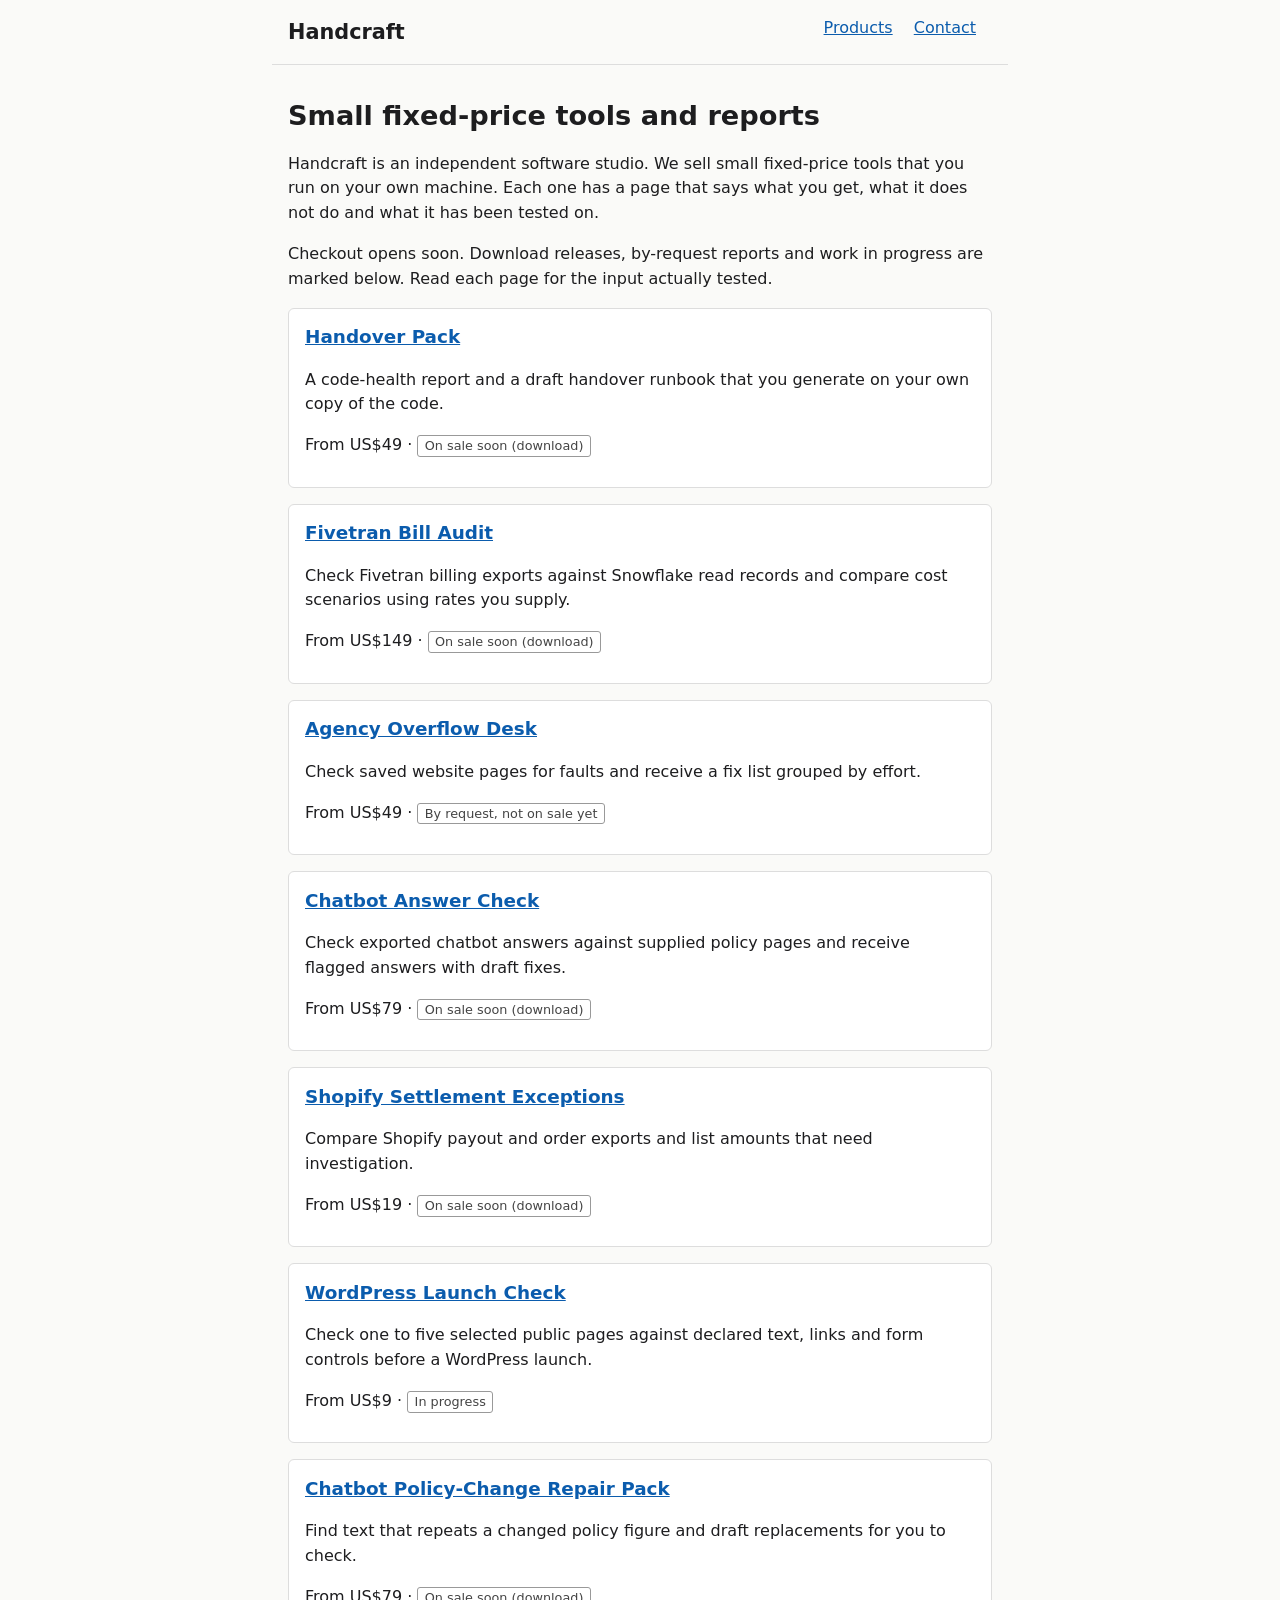
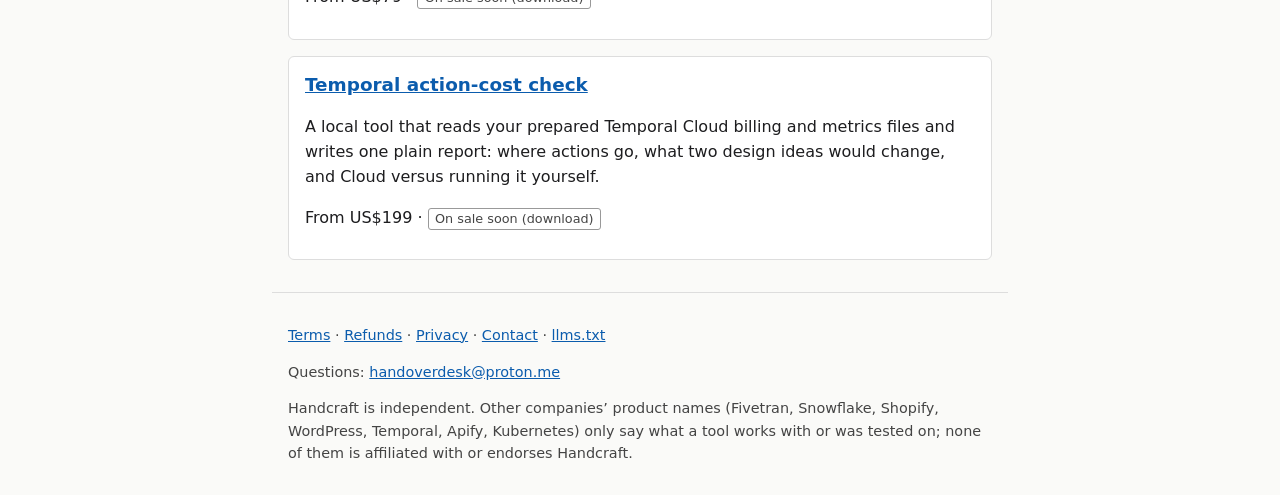
<file: index.html>
<!doctype html>
<html lang="en">
<head>
<meta charset="utf-8">
<meta name="viewport" content="width=device-width, initial-scale=1">
<title>Handcraft: small fixed-price tools and reports</title>
<meta name="description" content="Small fixed-price tools and reports, with plain statements of what each does and does not do.">
<link rel="stylesheet" href="style.css">
</head>
<body>
<header><a class="brand" href="index.html">Handcraft</a>
<nav><a href="index.html">Products</a> <a href="contact.html">Contact</a></nav></header>
<main>
<h1>Small fixed-price tools and reports</h1><p>Handcraft is an independent software studio. We sell small fixed-price tools that you run on your own machine. Each one has a page that says what you get, what it does not do and what it has been tested on.</p><p>Checkout opens soon. Download releases, by-request reports and work in progress are marked below. Read each page for the input actually tested.</p><div class="card"><h2><a href="products/handover-pack.html">Handover Pack</a></h2><p>A code-health report and a draft handover runbook that you generate on your own copy of the code.</p><p>From US$49 · <span class="tag">On sale soon (download)</span></p></div>
<div class="card"><h2><a href="products/bill-audit.html">Fivetran Bill Audit</a></h2><p>Check Fivetran billing exports against Snowflake read records and compare cost scenarios using rates you supply.</p><p>From US$149 · <span class="tag">On sale soon (download)</span></p></div>
<div class="card"><h2><a href="products/overflow-desk.html">Agency Overflow Desk</a></h2><p>Check saved website pages for faults and receive a fix list grouped by effort.</p><p>From US$49 · <span class="tag">By request, not on sale yet</span></p></div>
<div class="card"><h2><a href="products/answer-check.html">Chatbot Answer Check</a></h2><p>Check exported chatbot answers against supplied policy pages and receive flagged answers with draft fixes.</p><p>From US$79 · <span class="tag">On sale soon (download)</span></p></div>
<div class="card"><h2><a href="products/settlement-exceptions.html">Shopify Settlement Exceptions</a></h2><p>Compare Shopify payout and order exports and list amounts that need investigation.</p><p>From US$19 · <span class="tag">On sale soon (download)</span></p></div>
<div class="card"><h2><a href="products/launch-check.html">WordPress Launch Check</a></h2><p>Check one to five selected public pages against declared text, links and form controls before a WordPress launch.</p><p>From US$9 · <span class="tag">In progress</span></p></div>
<div class="card"><h2><a href="products/policy-repair.html">Chatbot Policy-Change Repair Pack</a></h2><p>Find text that repeats a changed policy figure and draft replacements for you to check.</p><p>From US$79 · <span class="tag">On sale soon (download)</span></p></div>
<div class="card"><h2><a href="products/temporal-action-cost.html">Temporal action-cost check</a></h2><p>A local tool that reads your prepared Temporal Cloud billing and metrics files and writes one plain report: where actions go, what two design ideas would change, and Cloud versus running it yourself.</p><p>From US$199 · <span class="tag">On sale soon (download)</span></p></div>
</main>
<footer><p><a href="terms.html">Terms</a> · <a href="refunds.html">Refunds</a> · <a href="privacy.html">Privacy</a> · <a href="contact.html">Contact</a> · <a href="llms.txt">llms.txt</a></p>
<p>Questions: <a href="mailto:handoverdesk@proton.me">handoverdesk@proton.me</a></p>
<p>Handcraft is independent. Other companies’ product names (Fivetran, Snowflake, Shopify, WordPress, Temporal, Apify, Kubernetes) only say what a tool works with or was tested on; none of them is affiliated with or endorses Handcraft.</p></footer>
</body>
</html>
</file>
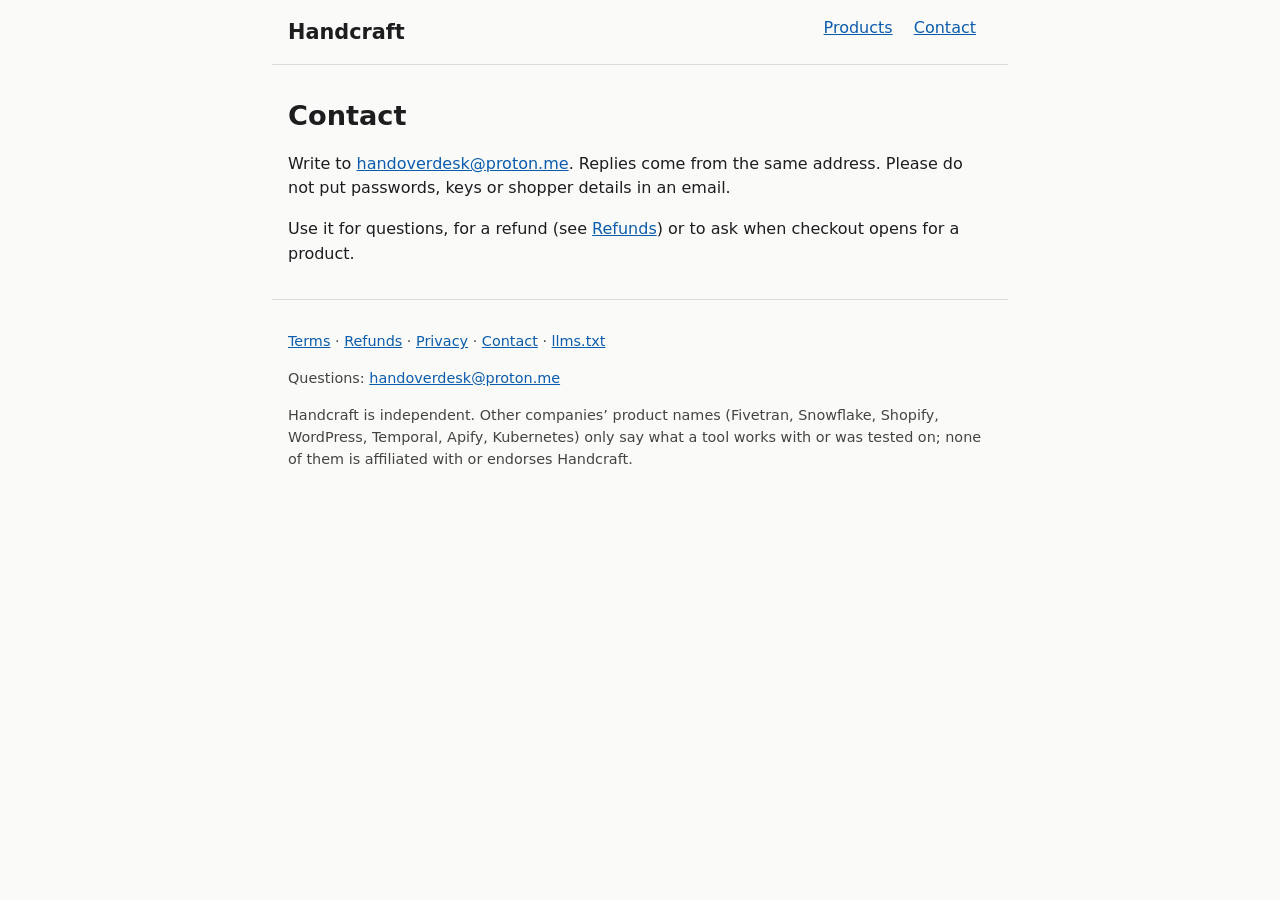
<file: contact.html>
<!doctype html>
<html lang="en">
<head>
<meta charset="utf-8">
<meta name="viewport" content="width=device-width, initial-scale=1">
<title>Contact - Handcraft</title>
<meta name="description" content="Contact for Handcraft.">
<link rel="stylesheet" href="style.css">
</head>
<body>
<header><a class="brand" href="index.html">Handcraft</a>
<nav><a href="index.html">Products</a> <a href="contact.html">Contact</a></nav></header>
<main>
<h1>Contact</h1>
<p>Write to <a href="mailto:handoverdesk@proton.me">handoverdesk@proton.me</a>. Replies come from the same address. Please do not put passwords, keys or shopper details in an email.</p>
<p>Use it for questions, for a refund (see <a href="refunds.html">Refunds</a>) or to ask when checkout opens for a product.</p>

</main>
<footer><p><a href="terms.html">Terms</a> · <a href="refunds.html">Refunds</a> · <a href="privacy.html">Privacy</a> · <a href="contact.html">Contact</a> · <a href="llms.txt">llms.txt</a></p>
<p>Questions: <a href="mailto:handoverdesk@proton.me">handoverdesk@proton.me</a></p>
<p>Handcraft is independent. Other companies’ product names (Fivetran, Snowflake, Shopify, WordPress, Temporal, Apify, Kubernetes) only say what a tool works with or was tested on; none of them is affiliated with or endorses Handcraft.</p></footer>
</body>
</html>
</file>
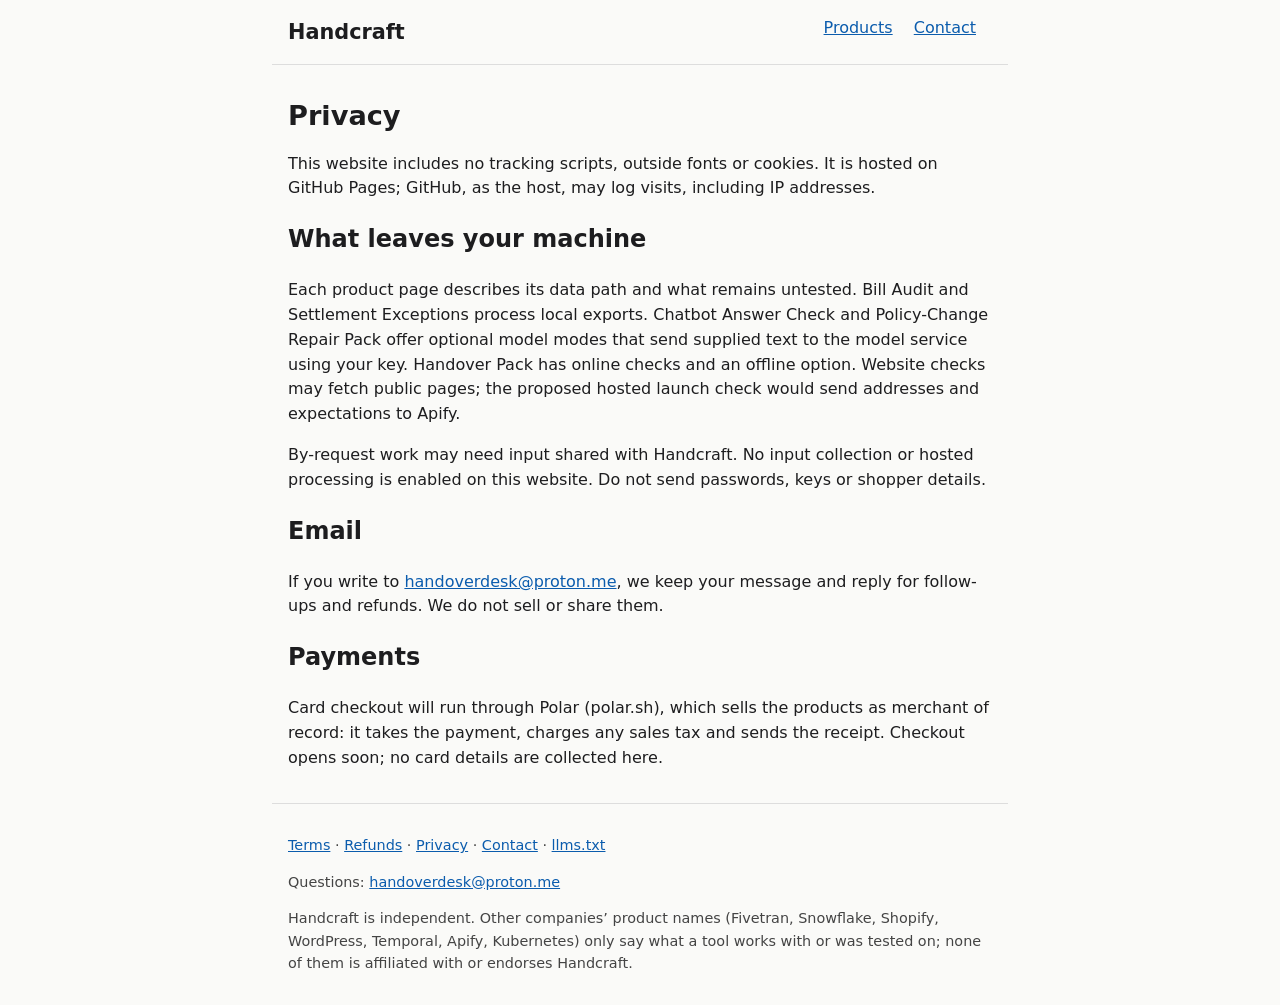
<file: privacy.html>
<!doctype html>
<html lang="en">
<head>
<meta charset="utf-8">
<meta name="viewport" content="width=device-width, initial-scale=1">
<title>Privacy - Handcraft</title>
<meta name="description" content="Privacy for Handcraft.">
<link rel="stylesheet" href="style.css">
</head>
<body>
<header><a class="brand" href="index.html">Handcraft</a>
<nav><a href="index.html">Products</a> <a href="contact.html">Contact</a></nav></header>
<main>
<h1>Privacy</h1>
<p>This website includes no tracking scripts, outside fonts or cookies. It is hosted on GitHub Pages; GitHub, as the host, may log visits, including IP addresses.</p>
<h2>What leaves your machine</h2>
<p>Each product page describes its data path and what remains untested. Bill Audit and Settlement Exceptions process local exports. Chatbot Answer Check and Policy-Change Repair Pack offer optional model modes that send supplied text to the model service using your key. Handover Pack has online checks and an offline option. Website checks may fetch public pages; the proposed hosted launch check would send addresses and expectations to Apify.</p>
<p>By-request work may need input shared with Handcraft. No input collection or hosted processing is enabled on this website. Do not send passwords, keys or shopper details.</p>
<h2>Email</h2>
<p>If you write to <a href="mailto:handoverdesk@proton.me">handoverdesk@proton.me</a>, we keep your message and reply for follow-ups and refunds. We do not sell or share them.</p>
<h2>Payments</h2>
<p>Card checkout will run through Polar (polar.sh), which sells the products as merchant of record: it takes the payment, charges any sales tax and sends the receipt. Checkout opens soon; no card details are collected here.</p>

</main>
<footer><p><a href="terms.html">Terms</a> · <a href="refunds.html">Refunds</a> · <a href="privacy.html">Privacy</a> · <a href="contact.html">Contact</a> · <a href="llms.txt">llms.txt</a></p>
<p>Questions: <a href="mailto:handoverdesk@proton.me">handoverdesk@proton.me</a></p>
<p>Handcraft is independent. Other companies’ product names (Fivetran, Snowflake, Shopify, WordPress, Temporal, Apify, Kubernetes) only say what a tool works with or was tested on; none of them is affiliated with or endorses Handcraft.</p></footer>
</body>
</html>
</file>
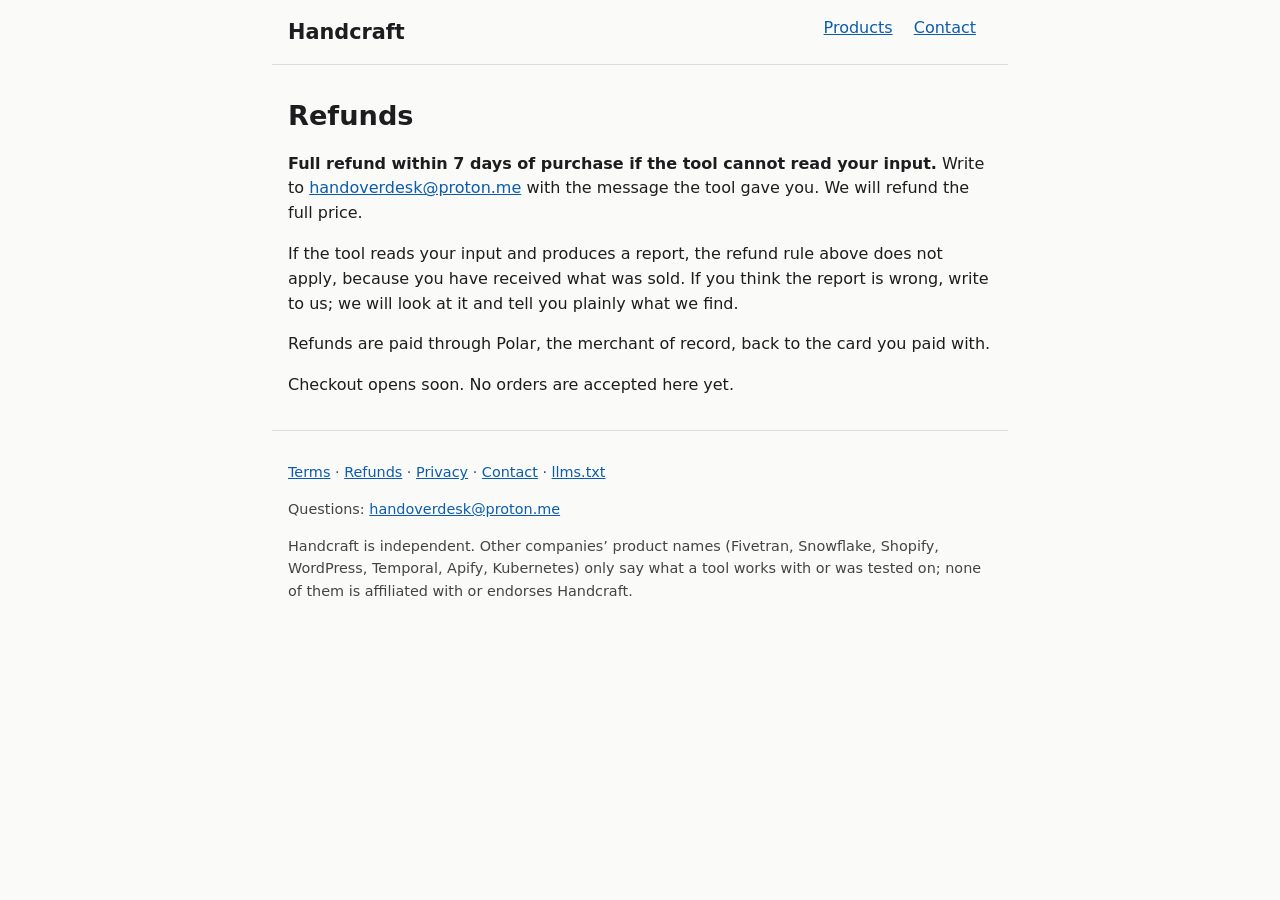
<file: refunds.html>
<!doctype html>
<html lang="en">
<head>
<meta charset="utf-8">
<meta name="viewport" content="width=device-width, initial-scale=1">
<title>Refunds - Handcraft</title>
<meta name="description" content="Refunds for Handcraft.">
<link rel="stylesheet" href="style.css">
</head>
<body>
<header><a class="brand" href="index.html">Handcraft</a>
<nav><a href="index.html">Products</a> <a href="contact.html">Contact</a></nav></header>
<main>
<h1>Refunds</h1>
<p><strong>Full refund within 7 days of purchase if the tool cannot read your input.</strong> Write to <a href="mailto:handoverdesk@proton.me">handoverdesk@proton.me</a> with the message the tool gave you. We will refund the full price.</p>
<p>If the tool reads your input and produces a report, the refund rule above does not apply, because you have received what was sold. If you think the report is wrong, write to us; we will look at it and tell you plainly what we find.</p>
<p>Refunds are paid through Polar, the merchant of record, back to the card you paid with.</p>
<p>Checkout opens soon. No orders are accepted here yet.</p>

</main>
<footer><p><a href="terms.html">Terms</a> · <a href="refunds.html">Refunds</a> · <a href="privacy.html">Privacy</a> · <a href="contact.html">Contact</a> · <a href="llms.txt">llms.txt</a></p>
<p>Questions: <a href="mailto:handoverdesk@proton.me">handoverdesk@proton.me</a></p>
<p>Handcraft is independent. Other companies’ product names (Fivetran, Snowflake, Shopify, WordPress, Temporal, Apify, Kubernetes) only say what a tool works with or was tested on; none of them is affiliated with or endorses Handcraft.</p></footer>
</body>
</html>
</file>
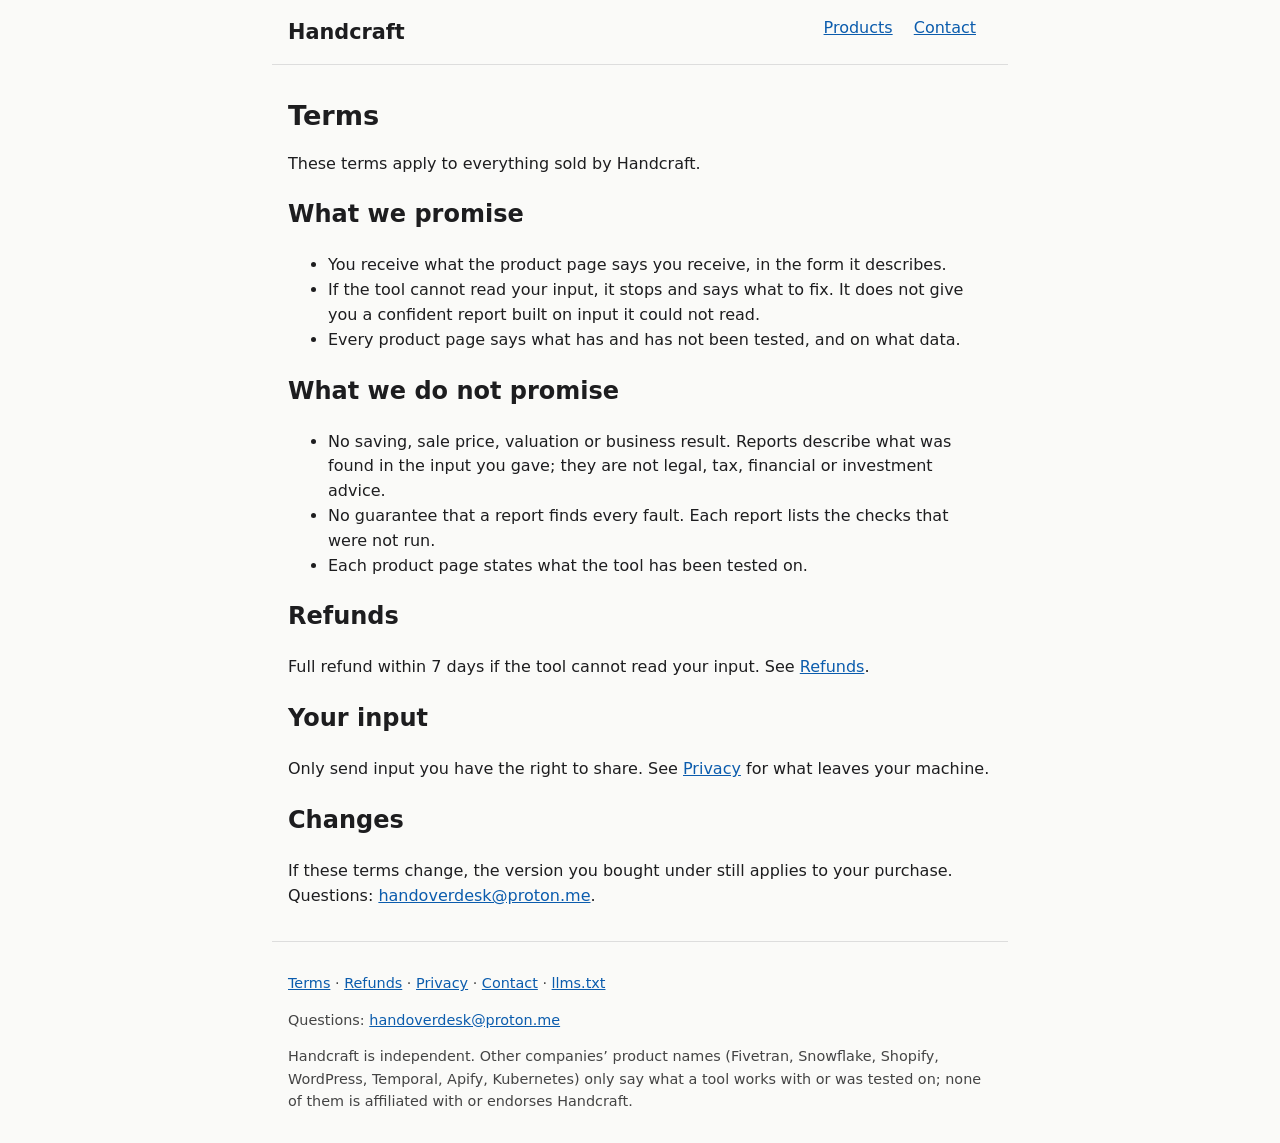
<file: terms.html>
<!doctype html>
<html lang="en">
<head>
<meta charset="utf-8">
<meta name="viewport" content="width=device-width, initial-scale=1">
<title>Terms - Handcraft</title>
<meta name="description" content="Terms for Handcraft.">
<link rel="stylesheet" href="style.css">
</head>
<body>
<header><a class="brand" href="index.html">Handcraft</a>
<nav><a href="index.html">Products</a> <a href="contact.html">Contact</a></nav></header>
<main>
<h1>Terms</h1>
<p>These terms apply to everything sold by Handcraft.</p>
<h2>What we promise</h2>
<ul>
<li>You receive what the product page says you receive, in the form it describes.</li>
<li>If the tool cannot read your input, it stops and says what to fix. It does not give you a confident report built on input it could not read.</li>
<li>Every product page says what has and has not been tested, and on what data.</li>
</ul>
<h2>What we do not promise</h2>
<ul>
<li>No saving, sale price, valuation or business result. Reports describe what was found in the input you gave; they are not legal, tax, financial or investment advice.</li>
<li>No guarantee that a report finds every fault. Each report lists the checks that were not run.</li>
<li>Each product page states what the tool has been tested on.</li>
</ul>
<h2>Refunds</h2>
<p>Full refund within 7 days if the tool cannot read your input. See <a href="refunds.html">Refunds</a>.</p>
<h2>Your input</h2>
<p>Only send input you have the right to share. See <a href="privacy.html">Privacy</a> for what leaves your machine.</p>
<h2>Changes</h2>
<p>If these terms change, the version you bought under still applies to your purchase. Questions: <a href="mailto:handoverdesk@proton.me">handoverdesk@proton.me</a>.</p>

</main>
<footer><p><a href="terms.html">Terms</a> · <a href="refunds.html">Refunds</a> · <a href="privacy.html">Privacy</a> · <a href="contact.html">Contact</a> · <a href="llms.txt">llms.txt</a></p>
<p>Questions: <a href="mailto:handoverdesk@proton.me">handoverdesk@proton.me</a></p>
<p>Handcraft is independent. Other companies’ product names (Fivetran, Snowflake, Shopify, WordPress, Temporal, Apify, Kubernetes) only say what a tool works with or was tested on; none of them is affiliated with or endorses Handcraft.</p></footer>
</body>
</html>
</file>
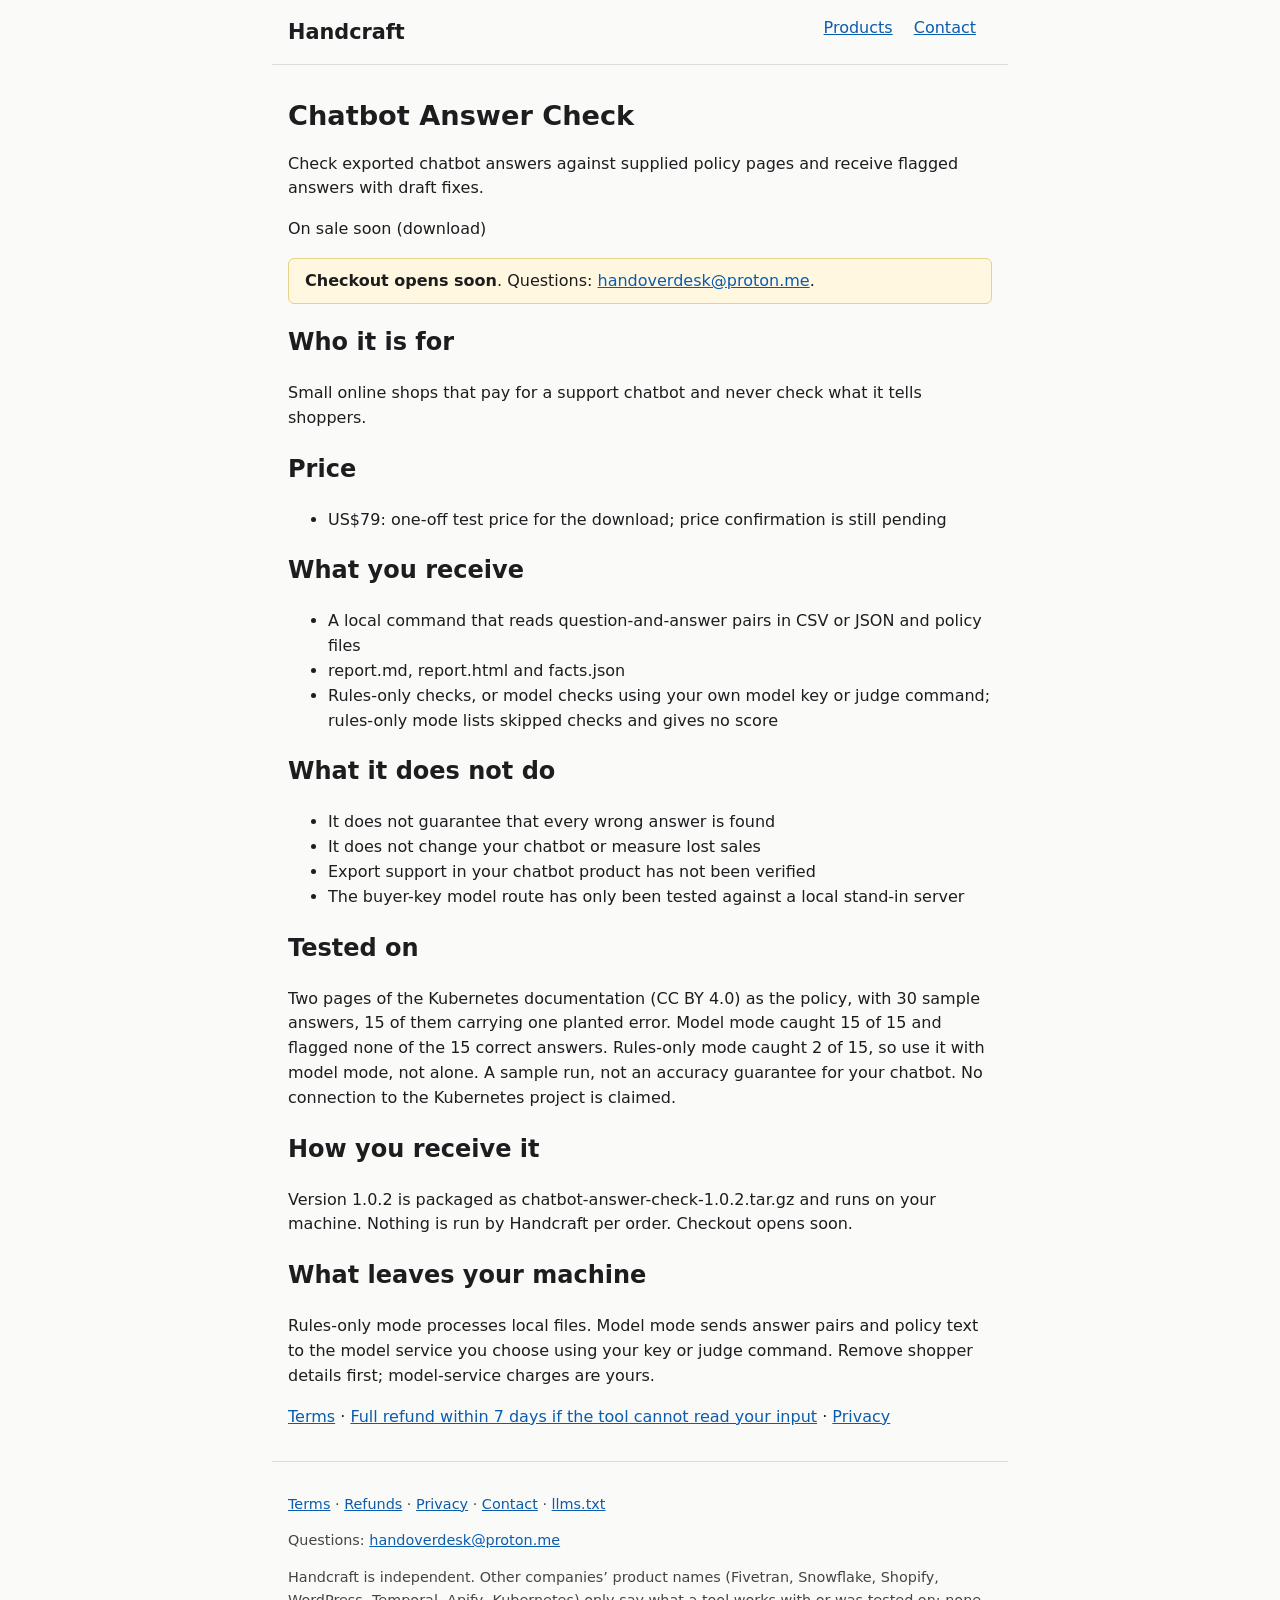
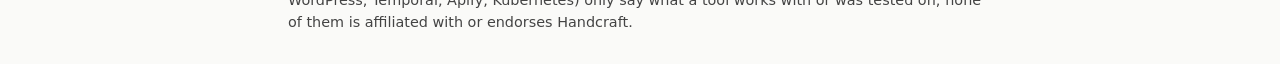
<file: products/answer-check.html>
<!doctype html>
<html lang="en">
<head>
<meta charset="utf-8">
<meta name="viewport" content="width=device-width, initial-scale=1">
<title>Chatbot Answer Check - Handcraft</title>
<meta name="description" content="Check exported chatbot answers against supplied policy pages and receive flagged answers with draft fixes.">
<link rel="stylesheet" href="../style.css">
</head>
<body>
<header><a class="brand" href="../index.html">Handcraft</a>
<nav><a href="../index.html">Products</a> <a href="../contact.html">Contact</a></nav></header>
<main>
<h1>Chatbot Answer Check</h1>
<p>Check exported chatbot answers against supplied policy pages and receive flagged answers with draft fixes.</p>
<p>On sale soon (download)</p>
<p class="note"><strong>Checkout opens soon</strong>. Questions: <a href="mailto:handoverdesk@proton.me">handoverdesk@proton.me</a>.</p>
<h2>Who it is for</h2>
<p>Small online shops that pay for a support chatbot and never check what it tells shoppers.</p>
<h2>Price</h2>
<ul><li>US$79: one-off test price for the download; price confirmation is still pending</li></ul>
<h2>What you receive</h2>
<ul><li>A local command that reads question-and-answer pairs in CSV or JSON and policy files</li><li>report.md, report.html and facts.json</li><li>Rules-only checks, or model checks using your own model key or judge command; rules-only mode lists skipped checks and gives no score</li></ul>
<h2>What it does not do</h2>
<ul><li>It does not guarantee that every wrong answer is found</li><li>It does not change your chatbot or measure lost sales</li><li>Export support in your chatbot product has not been verified</li><li>The buyer-key model route has only been tested against a local stand-in server</li></ul>
<h2>Tested on</h2>
<p>Two pages of the Kubernetes documentation (CC BY 4.0) as the policy, with 30 sample answers, 15 of them carrying one planted error. Model mode caught 15 of 15 and flagged none of the 15 correct answers. Rules-only mode caught 2 of 15, so use it with model mode, not alone. A sample run, not an accuracy guarantee for your chatbot. No connection to the Kubernetes project is claimed.</p>
<h2>How you receive it</h2>
<p>Version 1.0.2 is packaged as chatbot-answer-check-1.0.2.tar.gz and runs on your machine. Nothing is run by Handcraft per order. Checkout opens soon.</p>
<h2>What leaves your machine</h2>
<p>Rules-only mode processes local files. Model mode sends answer pairs and policy text to the model service you choose using your key or judge command. Remove shopper details first; model-service charges are yours.</p>
<p><a href="../terms.html">Terms</a> · <a href="../refunds.html">Full refund within 7 days if the tool cannot read your input</a> · <a href="../privacy.html">Privacy</a></p>
</main>
<footer><p><a href="../terms.html">Terms</a> · <a href="../refunds.html">Refunds</a> · <a href="../privacy.html">Privacy</a> · <a href="../contact.html">Contact</a> · <a href="../llms.txt">llms.txt</a></p>
<p>Questions: <a href="mailto:handoverdesk@proton.me">handoverdesk@proton.me</a></p>
<p>Handcraft is independent. Other companies’ product names (Fivetran, Snowflake, Shopify, WordPress, Temporal, Apify, Kubernetes) only say what a tool works with or was tested on; none of them is affiliated with or endorses Handcraft.</p></footer>
</body>
</html>
</file>
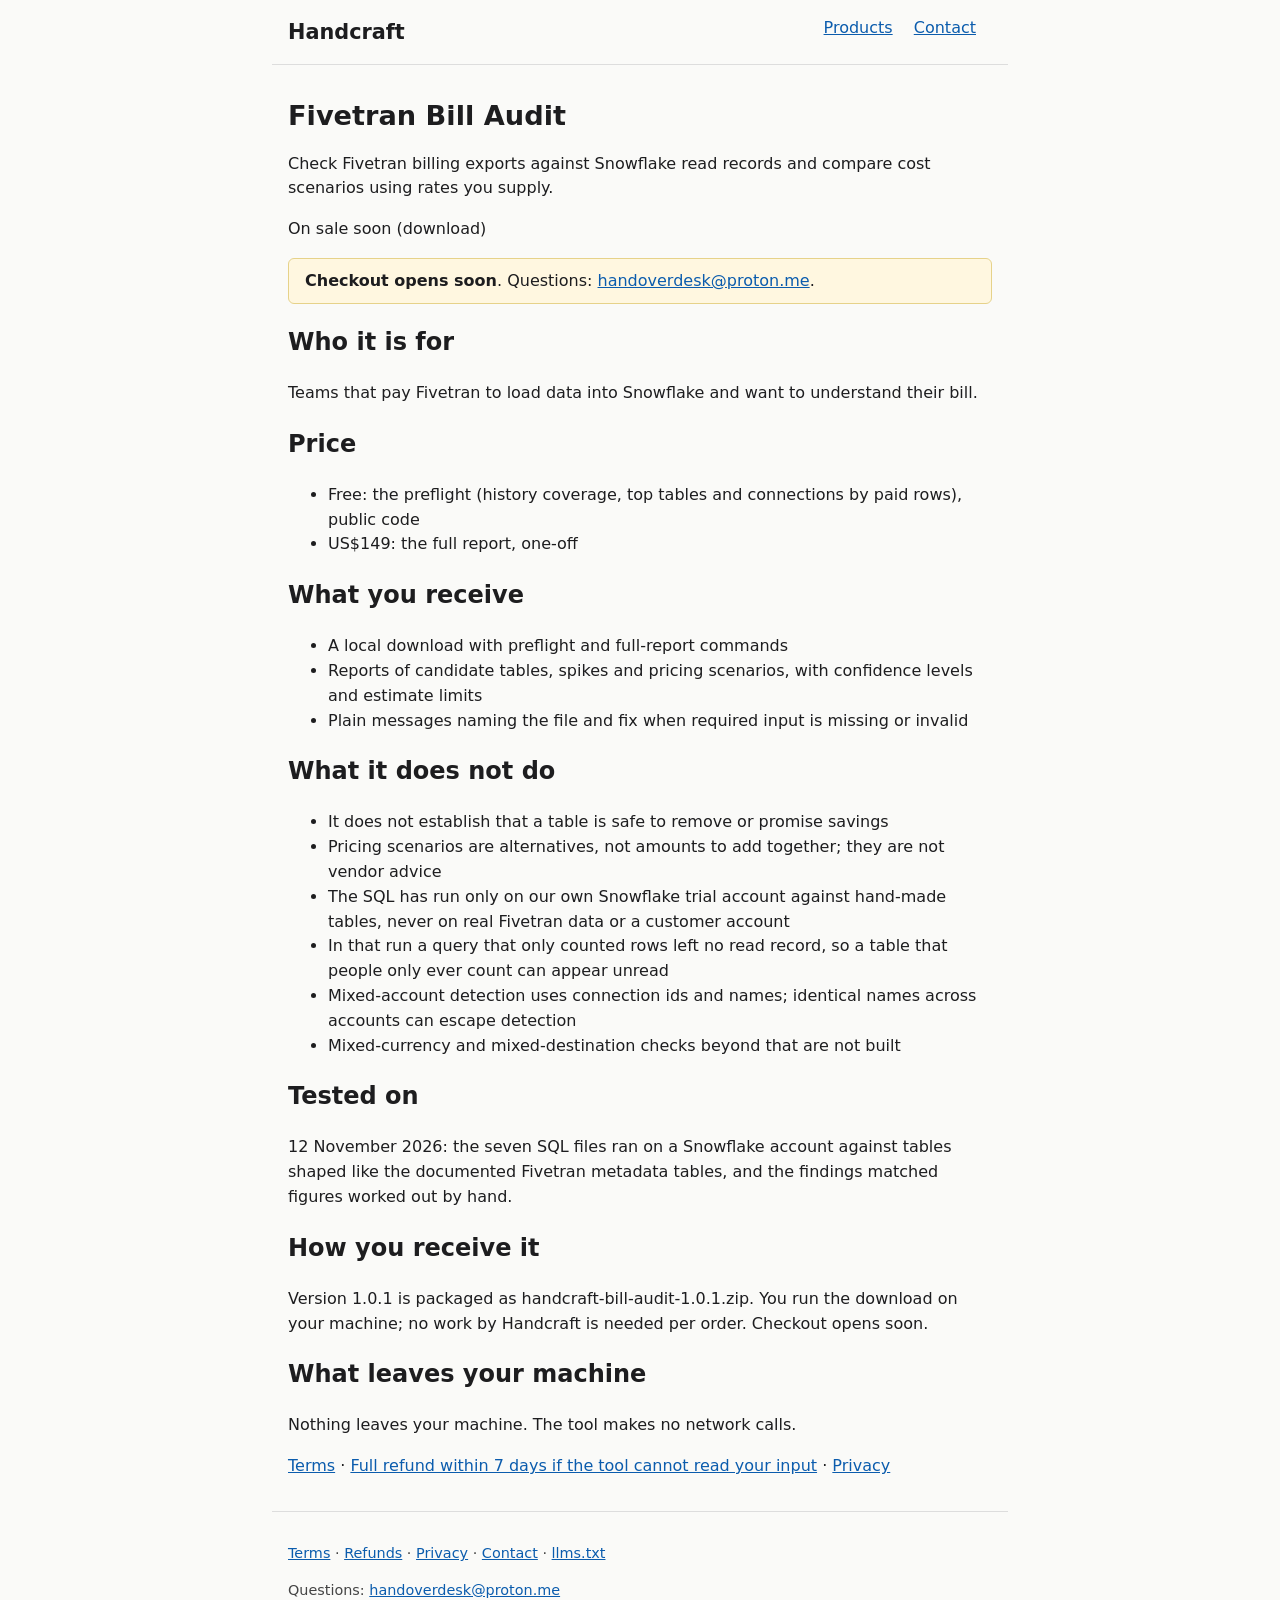
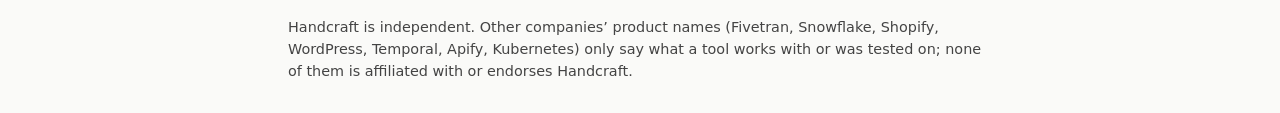
<file: products/bill-audit.html>
<!doctype html>
<html lang="en">
<head>
<meta charset="utf-8">
<meta name="viewport" content="width=device-width, initial-scale=1">
<title>Fivetran Bill Audit - Handcraft</title>
<meta name="description" content="Check Fivetran billing exports against Snowflake read records and compare cost scenarios using rates you supply.">
<link rel="stylesheet" href="../style.css">
</head>
<body>
<header><a class="brand" href="../index.html">Handcraft</a>
<nav><a href="../index.html">Products</a> <a href="../contact.html">Contact</a></nav></header>
<main>
<h1>Fivetran Bill Audit</h1>
<p>Check Fivetran billing exports against Snowflake read records and compare cost scenarios using rates you supply.</p>
<p>On sale soon (download)</p>
<p class="note"><strong>Checkout opens soon</strong>. Questions: <a href="mailto:handoverdesk@proton.me">handoverdesk@proton.me</a>.</p>
<h2>Who it is for</h2>
<p>Teams that pay Fivetran to load data into Snowflake and want to understand their bill.</p>
<h2>Price</h2>
<ul><li>Free: the preflight (history coverage, top tables and connections by paid rows), public code</li><li>US$149: the full report, one-off</li></ul>
<h2>What you receive</h2>
<ul><li>A local download with preflight and full-report commands</li><li>Reports of candidate tables, spikes and pricing scenarios, with confidence levels and estimate limits</li><li>Plain messages naming the file and fix when required input is missing or invalid</li></ul>
<h2>What it does not do</h2>
<ul><li>It does not establish that a table is safe to remove or promise savings</li><li>Pricing scenarios are alternatives, not amounts to add together; they are not vendor advice</li><li>The SQL has run only on our own Snowflake trial account against hand-made tables, never on real Fivetran data or a customer account</li><li>In that run a query that only counted rows left no read record, so a table that people only ever count can appear unread</li><li>Mixed-account detection uses connection ids and names; identical names across accounts can escape detection</li><li>Mixed-currency and mixed-destination checks beyond that are not built</li></ul>
<h2>Tested on</h2>
<p>12 November 2026: the seven SQL files ran on a Snowflake account against tables shaped like the documented Fivetran metadata tables, and the findings matched figures worked out by hand.</p>
<h2>How you receive it</h2>
<p>Version 1.0.1 is packaged as handcraft-bill-audit-1.0.1.zip. You run the download on your machine; no work by Handcraft is needed per order. Checkout opens soon.</p>
<h2>What leaves your machine</h2>
<p>Nothing leaves your machine. The tool makes no network calls.</p>
<p><a href="../terms.html">Terms</a> · <a href="../refunds.html">Full refund within 7 days if the tool cannot read your input</a> · <a href="../privacy.html">Privacy</a></p>
</main>
<footer><p><a href="../terms.html">Terms</a> · <a href="../refunds.html">Refunds</a> · <a href="../privacy.html">Privacy</a> · <a href="../contact.html">Contact</a> · <a href="../llms.txt">llms.txt</a></p>
<p>Questions: <a href="mailto:handoverdesk@proton.me">handoverdesk@proton.me</a></p>
<p>Handcraft is independent. Other companies’ product names (Fivetran, Snowflake, Shopify, WordPress, Temporal, Apify, Kubernetes) only say what a tool works with or was tested on; none of them is affiliated with or endorses Handcraft.</p></footer>
</body>
</html>
</file>
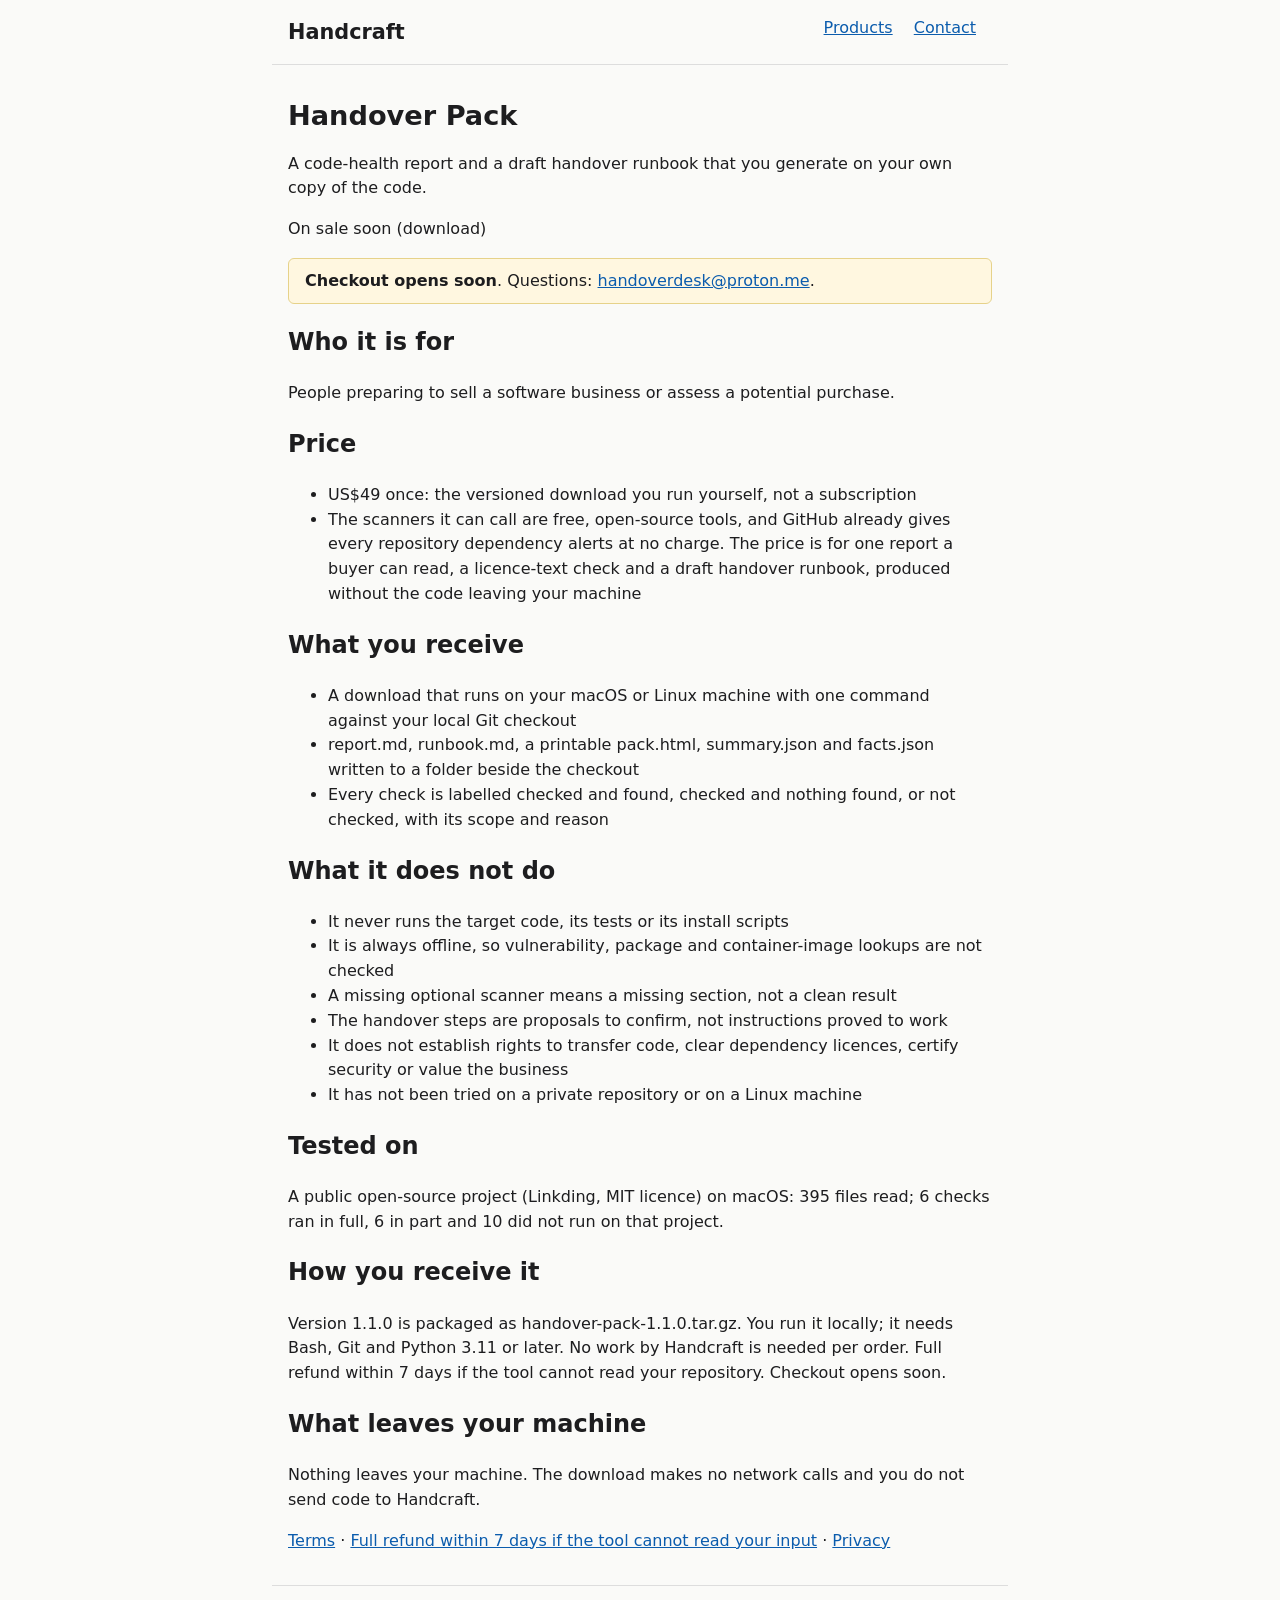
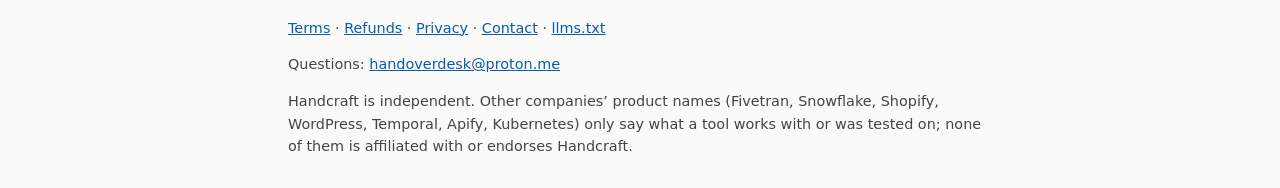
<file: products/handover-pack.html>
<!doctype html>
<html lang="en">
<head>
<meta charset="utf-8">
<meta name="viewport" content="width=device-width, initial-scale=1">
<title>Handover Pack - Handcraft</title>
<meta name="description" content="A code-health report and a draft handover runbook that you generate on your own copy of the code.">
<link rel="stylesheet" href="../style.css">
</head>
<body>
<header><a class="brand" href="../index.html">Handcraft</a>
<nav><a href="../index.html">Products</a> <a href="../contact.html">Contact</a></nav></header>
<main>
<h1>Handover Pack</h1>
<p>A code-health report and a draft handover runbook that you generate on your own copy of the code.</p>
<p>On sale soon (download)</p>
<p class="note"><strong>Checkout opens soon</strong>. Questions: <a href="mailto:handoverdesk@proton.me">handoverdesk@proton.me</a>.</p>
<h2>Who it is for</h2>
<p>People preparing to sell a software business or assess a potential purchase.</p>
<h2>Price</h2>
<ul><li>US$49 once: the versioned download you run yourself, not a subscription</li><li>The scanners it can call are free, open-source tools, and GitHub already gives every repository dependency alerts at no charge. The price is for one report a buyer can read, a licence-text check and a draft handover runbook, produced without the code leaving your machine</li></ul>
<h2>What you receive</h2>
<ul><li>A download that runs on your macOS or Linux machine with one command against your local Git checkout</li><li>report.md, runbook.md, a printable pack.html, summary.json and facts.json written to a folder beside the checkout</li><li>Every check is labelled checked and found, checked and nothing found, or not checked, with its scope and reason</li></ul>
<h2>What it does not do</h2>
<ul><li>It never runs the target code, its tests or its install scripts</li><li>It is always offline, so vulnerability, package and container-image lookups are not checked</li><li>A missing optional scanner means a missing section, not a clean result</li><li>The handover steps are proposals to confirm, not instructions proved to work</li><li>It does not establish rights to transfer code, clear dependency licences, certify security or value the business</li><li>It has not been tried on a private repository or on a Linux machine</li></ul>
<h2>Tested on</h2>
<p>A public open-source project (Linkding, MIT licence) on macOS: 395 files read; 6 checks ran in full, 6 in part and 10 did not run on that project.</p>
<h2>How you receive it</h2>
<p>Version 1.1.0 is packaged as handover-pack-1.1.0.tar.gz. You run it locally; it needs Bash, Git and Python 3.11 or later. No work by Handcraft is needed per order. Full refund within 7 days if the tool cannot read your repository. Checkout opens soon.</p>
<h2>What leaves your machine</h2>
<p>Nothing leaves your machine. The download makes no network calls and you do not send code to Handcraft.</p>
<p><a href="../terms.html">Terms</a> · <a href="../refunds.html">Full refund within 7 days if the tool cannot read your input</a> · <a href="../privacy.html">Privacy</a></p>
</main>
<footer><p><a href="../terms.html">Terms</a> · <a href="../refunds.html">Refunds</a> · <a href="../privacy.html">Privacy</a> · <a href="../contact.html">Contact</a> · <a href="../llms.txt">llms.txt</a></p>
<p>Questions: <a href="mailto:handoverdesk@proton.me">handoverdesk@proton.me</a></p>
<p>Handcraft is independent. Other companies’ product names (Fivetran, Snowflake, Shopify, WordPress, Temporal, Apify, Kubernetes) only say what a tool works with or was tested on; none of them is affiliated with or endorses Handcraft.</p></footer>
</body>
</html>
</file>
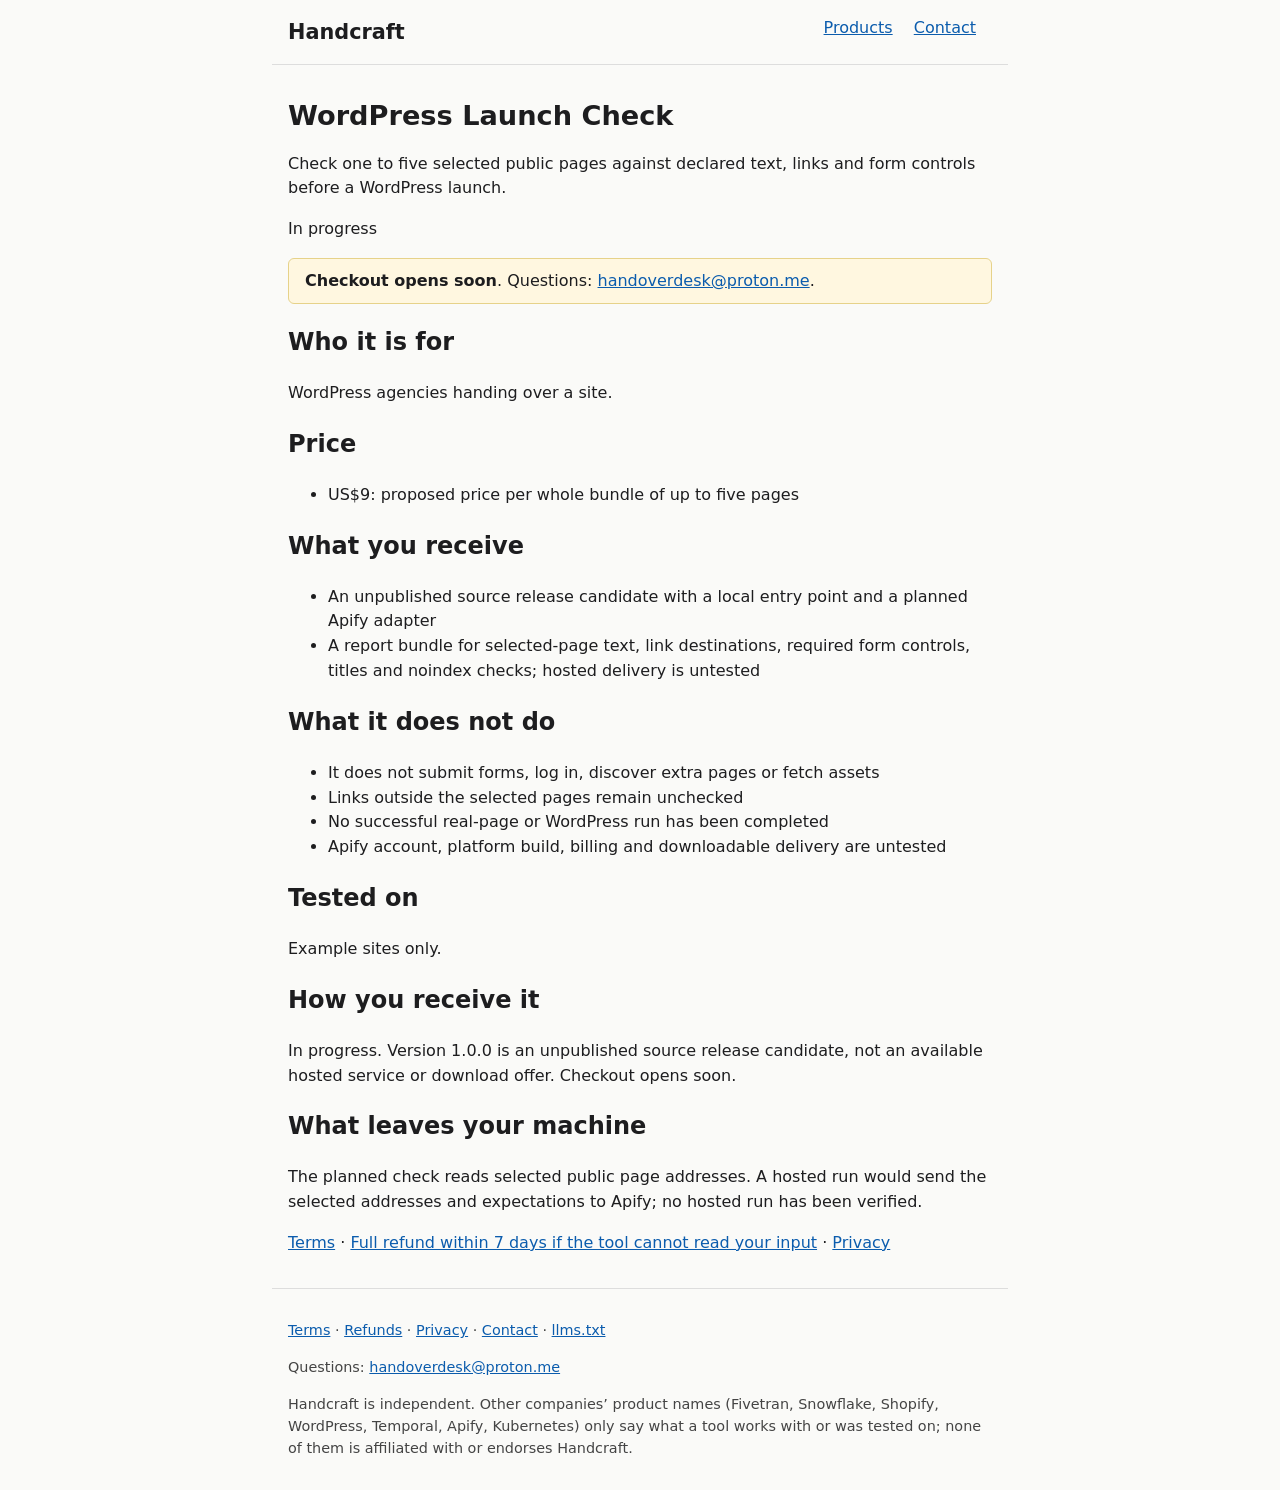
<file: products/launch-check.html>
<!doctype html>
<html lang="en">
<head>
<meta charset="utf-8">
<meta name="viewport" content="width=device-width, initial-scale=1">
<title>WordPress Launch Check - Handcraft</title>
<meta name="description" content="Check one to five selected public pages against declared text, links and form controls before a WordPress launch.">
<link rel="stylesheet" href="../style.css">
</head>
<body>
<header><a class="brand" href="../index.html">Handcraft</a>
<nav><a href="../index.html">Products</a> <a href="../contact.html">Contact</a></nav></header>
<main>
<h1>WordPress Launch Check</h1>
<p>Check one to five selected public pages against declared text, links and form controls before a WordPress launch.</p>
<p>In progress</p>
<p class="note"><strong>Checkout opens soon</strong>. Questions: <a href="mailto:handoverdesk@proton.me">handoverdesk@proton.me</a>.</p>
<h2>Who it is for</h2>
<p>WordPress agencies handing over a site.</p>
<h2>Price</h2>
<ul><li>US$9: proposed price per whole bundle of up to five pages</li></ul>
<h2>What you receive</h2>
<ul><li>An unpublished source release candidate with a local entry point and a planned Apify adapter</li><li>A report bundle for selected-page text, link destinations, required form controls, titles and noindex checks; hosted delivery is untested</li></ul>
<h2>What it does not do</h2>
<ul><li>It does not submit forms, log in, discover extra pages or fetch assets</li><li>Links outside the selected pages remain unchecked</li><li>No successful real-page or WordPress run has been completed</li><li>Apify account, platform build, billing and downloadable delivery are untested</li></ul>
<h2>Tested on</h2>
<p>Example sites only.</p>
<h2>How you receive it</h2>
<p>In progress. Version 1.0.0 is an unpublished source release candidate, not an available hosted service or download offer. Checkout opens soon.</p>
<h2>What leaves your machine</h2>
<p>The planned check reads selected public page addresses. A hosted run would send the selected addresses and expectations to Apify; no hosted run has been verified.</p>
<p><a href="../terms.html">Terms</a> · <a href="../refunds.html">Full refund within 7 days if the tool cannot read your input</a> · <a href="../privacy.html">Privacy</a></p>
</main>
<footer><p><a href="../terms.html">Terms</a> · <a href="../refunds.html">Refunds</a> · <a href="../privacy.html">Privacy</a> · <a href="../contact.html">Contact</a> · <a href="../llms.txt">llms.txt</a></p>
<p>Questions: <a href="mailto:handoverdesk@proton.me">handoverdesk@proton.me</a></p>
<p>Handcraft is independent. Other companies’ product names (Fivetran, Snowflake, Shopify, WordPress, Temporal, Apify, Kubernetes) only say what a tool works with or was tested on; none of them is affiliated with or endorses Handcraft.</p></footer>
</body>
</html>
</file>
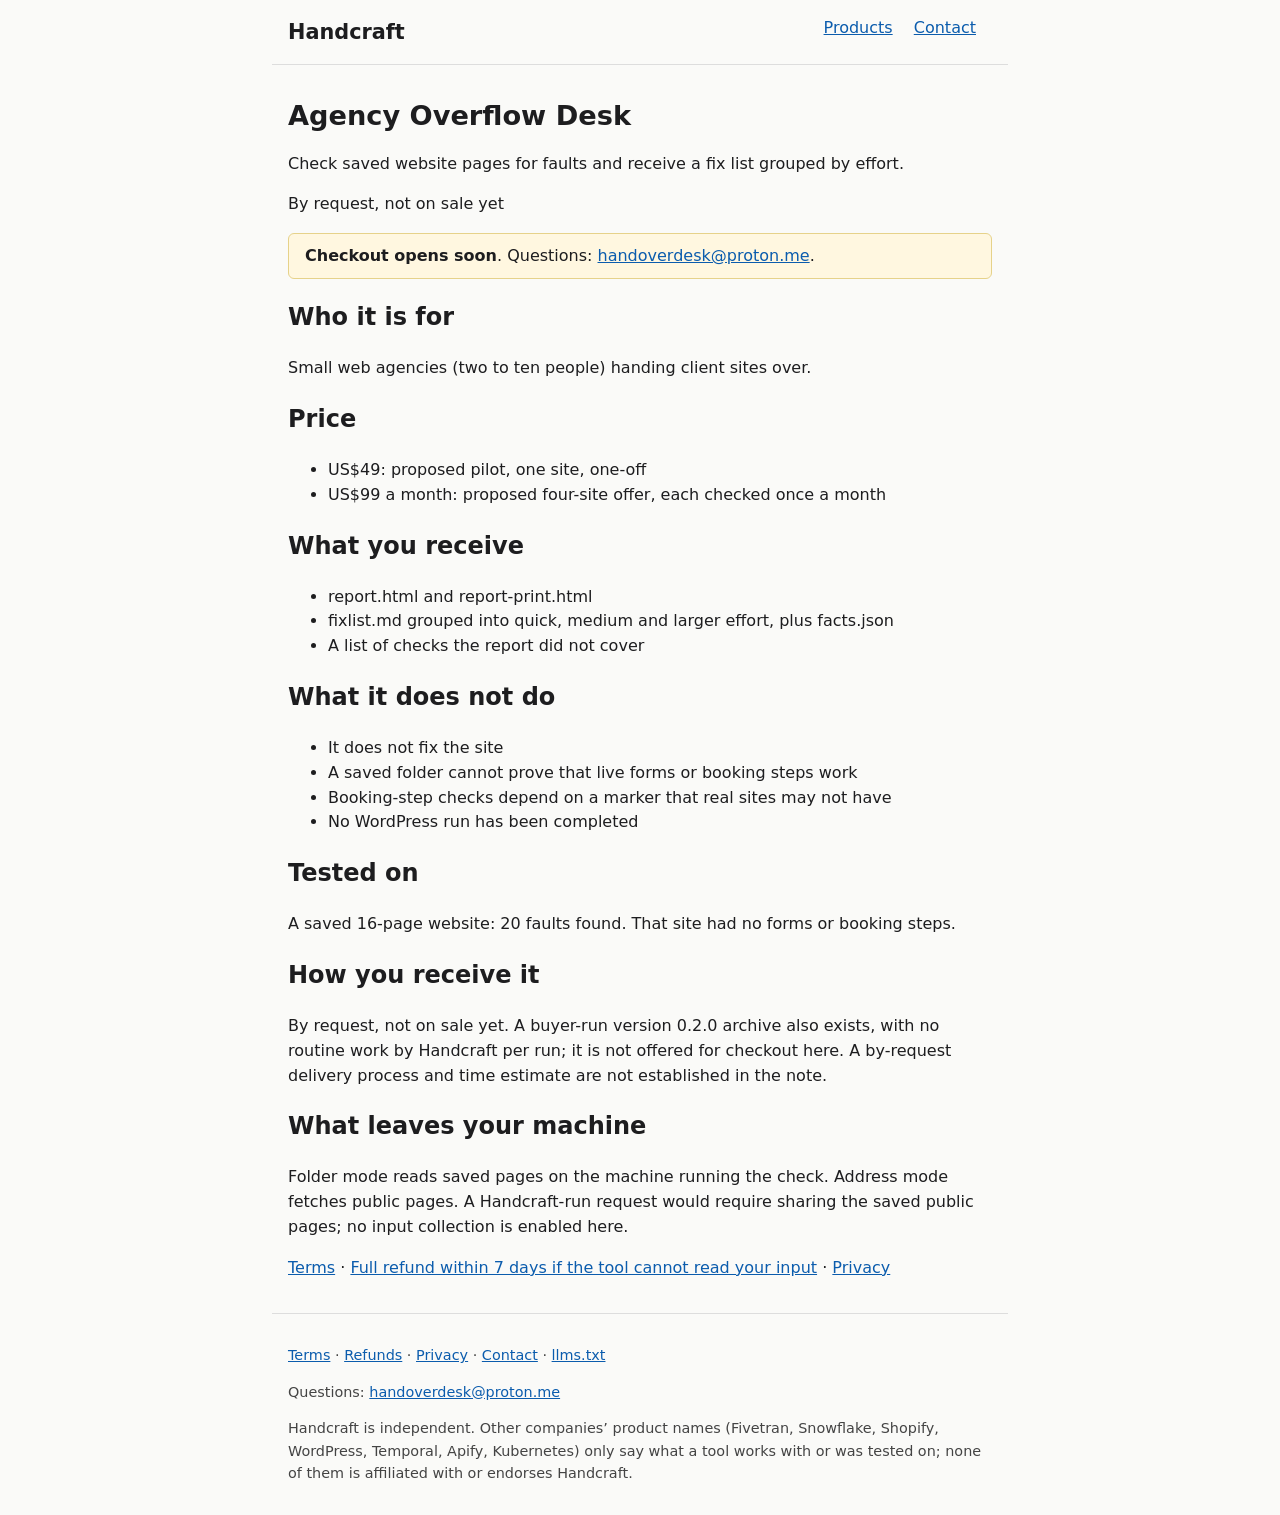
<file: products/overflow-desk.html>
<!doctype html>
<html lang="en">
<head>
<meta charset="utf-8">
<meta name="viewport" content="width=device-width, initial-scale=1">
<title>Agency Overflow Desk - Handcraft</title>
<meta name="description" content="Check saved website pages for faults and receive a fix list grouped by effort.">
<link rel="stylesheet" href="../style.css">
</head>
<body>
<header><a class="brand" href="../index.html">Handcraft</a>
<nav><a href="../index.html">Products</a> <a href="../contact.html">Contact</a></nav></header>
<main>
<h1>Agency Overflow Desk</h1>
<p>Check saved website pages for faults and receive a fix list grouped by effort.</p>
<p>By request, not on sale yet</p>
<p class="note"><strong>Checkout opens soon</strong>. Questions: <a href="mailto:handoverdesk@proton.me">handoverdesk@proton.me</a>.</p>
<h2>Who it is for</h2>
<p>Small web agencies (two to ten people) handing client sites over.</p>
<h2>Price</h2>
<ul><li>US$49: proposed pilot, one site, one-off</li><li>US$99 a month: proposed four-site offer, each checked once a month</li></ul>
<h2>What you receive</h2>
<ul><li>report.html and report-print.html</li><li>fixlist.md grouped into quick, medium and larger effort, plus facts.json</li><li>A list of checks the report did not cover</li></ul>
<h2>What it does not do</h2>
<ul><li>It does not fix the site</li><li>A saved folder cannot prove that live forms or booking steps work</li><li>Booking-step checks depend on a marker that real sites may not have</li><li>No WordPress run has been completed</li></ul>
<h2>Tested on</h2>
<p>A saved 16-page website: 20 faults found. That site had no forms or booking steps.</p>
<h2>How you receive it</h2>
<p>By request, not on sale yet. A buyer-run version 0.2.0 archive also exists, with no routine work by Handcraft per run; it is not offered for checkout here. A by-request delivery process and time estimate are not established in the note.</p>
<h2>What leaves your machine</h2>
<p>Folder mode reads saved pages on the machine running the check. Address mode fetches public pages. A Handcraft-run request would require sharing the saved public pages; no input collection is enabled here.</p>
<p><a href="../terms.html">Terms</a> · <a href="../refunds.html">Full refund within 7 days if the tool cannot read your input</a> · <a href="../privacy.html">Privacy</a></p>
</main>
<footer><p><a href="../terms.html">Terms</a> · <a href="../refunds.html">Refunds</a> · <a href="../privacy.html">Privacy</a> · <a href="../contact.html">Contact</a> · <a href="../llms.txt">llms.txt</a></p>
<p>Questions: <a href="mailto:handoverdesk@proton.me">handoverdesk@proton.me</a></p>
<p>Handcraft is independent. Other companies’ product names (Fivetran, Snowflake, Shopify, WordPress, Temporal, Apify, Kubernetes) only say what a tool works with or was tested on; none of them is affiliated with or endorses Handcraft.</p></footer>
</body>
</html>
</file>
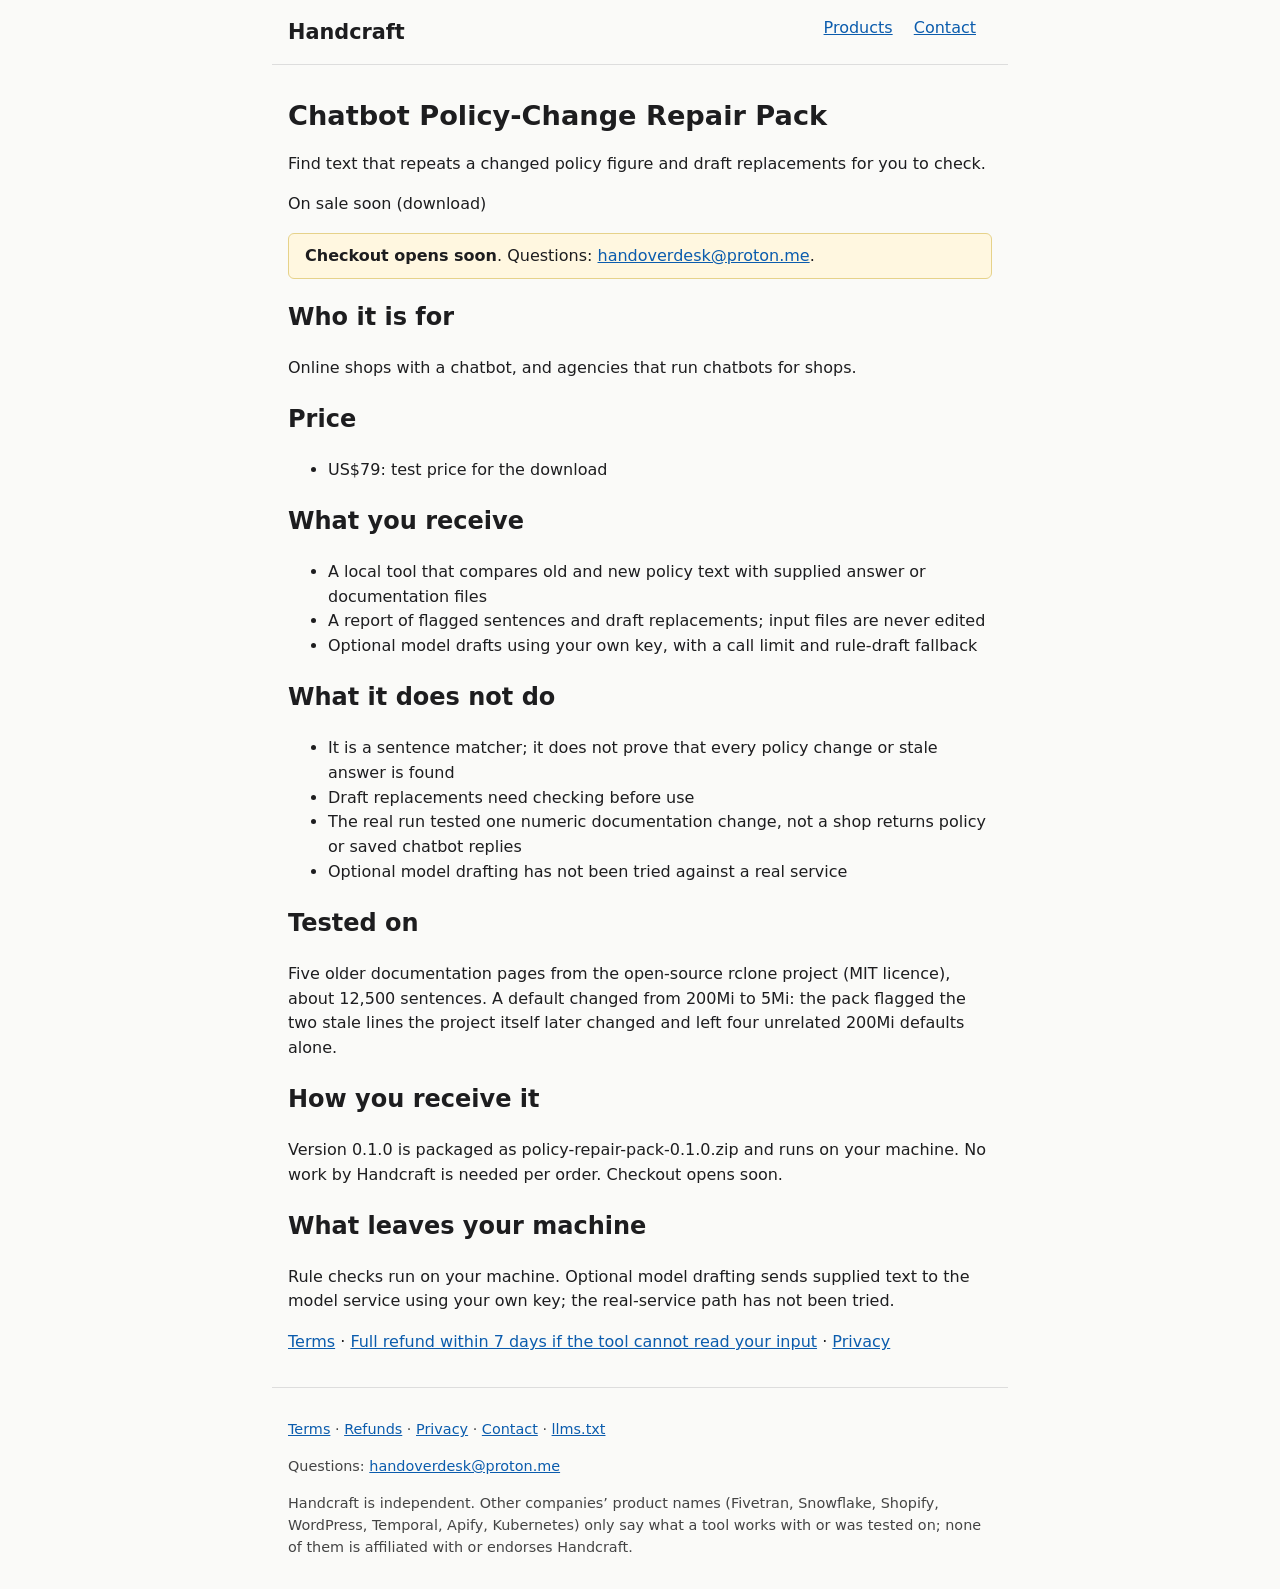
<file: products/policy-repair.html>
<!doctype html>
<html lang="en">
<head>
<meta charset="utf-8">
<meta name="viewport" content="width=device-width, initial-scale=1">
<title>Chatbot Policy-Change Repair Pack - Handcraft</title>
<meta name="description" content="Find text that repeats a changed policy figure and draft replacements for you to check.">
<link rel="stylesheet" href="../style.css">
</head>
<body>
<header><a class="brand" href="../index.html">Handcraft</a>
<nav><a href="../index.html">Products</a> <a href="../contact.html">Contact</a></nav></header>
<main>
<h1>Chatbot Policy-Change Repair Pack</h1>
<p>Find text that repeats a changed policy figure and draft replacements for you to check.</p>
<p>On sale soon (download)</p>
<p class="note"><strong>Checkout opens soon</strong>. Questions: <a href="mailto:handoverdesk@proton.me">handoverdesk@proton.me</a>.</p>
<h2>Who it is for</h2>
<p>Online shops with a chatbot, and agencies that run chatbots for shops.</p>
<h2>Price</h2>
<ul><li>US$79: test price for the download</li></ul>
<h2>What you receive</h2>
<ul><li>A local tool that compares old and new policy text with supplied answer or documentation files</li><li>A report of flagged sentences and draft replacements; input files are never edited</li><li>Optional model drafts using your own key, with a call limit and rule-draft fallback</li></ul>
<h2>What it does not do</h2>
<ul><li>It is a sentence matcher; it does not prove that every policy change or stale answer is found</li><li>Draft replacements need checking before use</li><li>The real run tested one numeric documentation change, not a shop returns policy or saved chatbot replies</li><li>Optional model drafting has not been tried against a real service</li></ul>
<h2>Tested on</h2>
<p>Five older documentation pages from the open-source rclone project (MIT licence), about 12,500 sentences. A default changed from 200Mi to 5Mi: the pack flagged the two stale lines the project itself later changed and left four unrelated 200Mi defaults alone.</p>
<h2>How you receive it</h2>
<p>Version 0.1.0 is packaged as policy-repair-pack-0.1.0.zip and runs on your machine. No work by Handcraft is needed per order. Checkout opens soon.</p>
<h2>What leaves your machine</h2>
<p>Rule checks run on your machine. Optional model drafting sends supplied text to the model service using your own key; the real-service path has not been tried.</p>
<p><a href="../terms.html">Terms</a> · <a href="../refunds.html">Full refund within 7 days if the tool cannot read your input</a> · <a href="../privacy.html">Privacy</a></p>
</main>
<footer><p><a href="../terms.html">Terms</a> · <a href="../refunds.html">Refunds</a> · <a href="../privacy.html">Privacy</a> · <a href="../contact.html">Contact</a> · <a href="../llms.txt">llms.txt</a></p>
<p>Questions: <a href="mailto:handoverdesk@proton.me">handoverdesk@proton.me</a></p>
<p>Handcraft is independent. Other companies’ product names (Fivetran, Snowflake, Shopify, WordPress, Temporal, Apify, Kubernetes) only say what a tool works with or was tested on; none of them is affiliated with or endorses Handcraft.</p></footer>
</body>
</html>
</file>
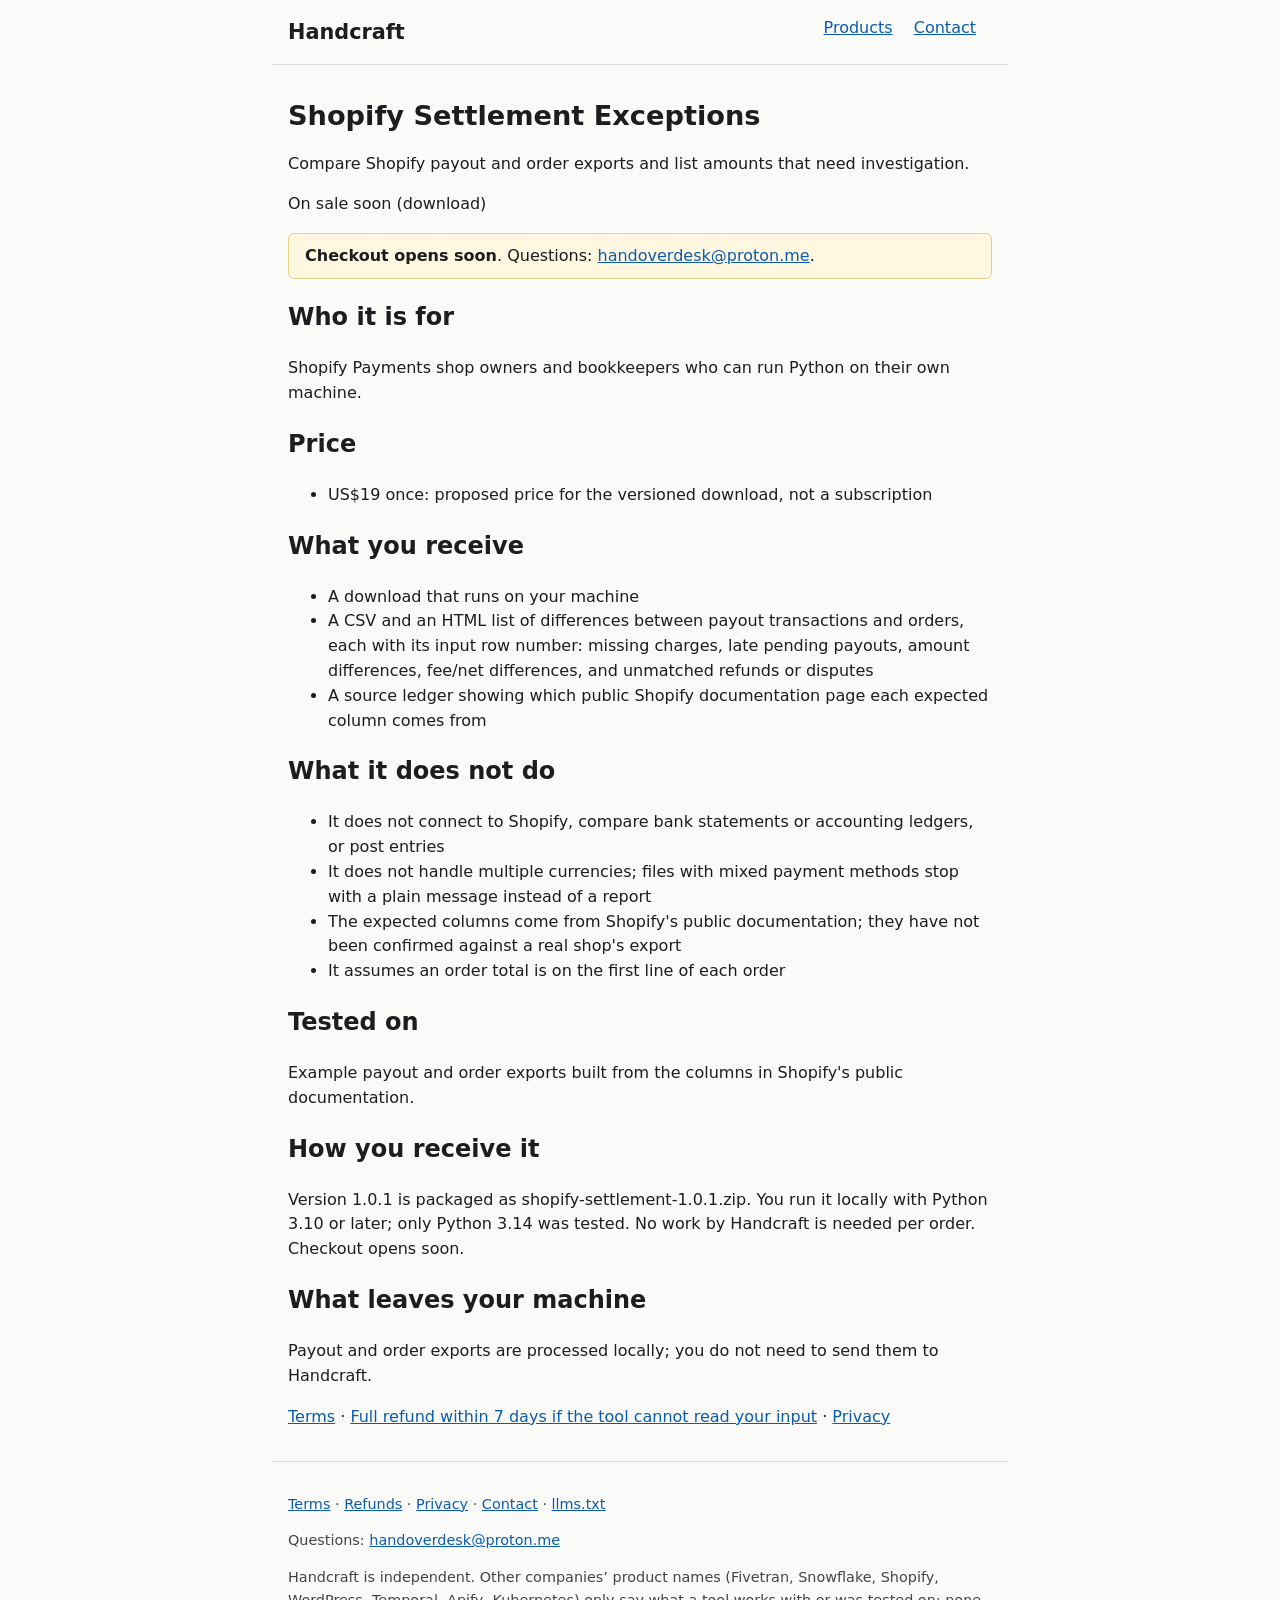
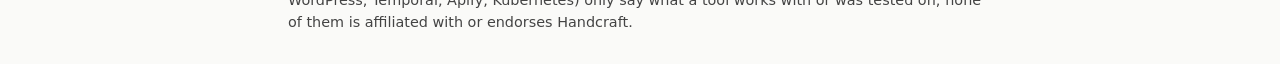
<file: products/settlement-exceptions.html>
<!doctype html>
<html lang="en">
<head>
<meta charset="utf-8">
<meta name="viewport" content="width=device-width, initial-scale=1">
<title>Shopify Settlement Exceptions - Handcraft</title>
<meta name="description" content="Compare Shopify payout and order exports and list amounts that need investigation.">
<link rel="stylesheet" href="../style.css">
</head>
<body>
<header><a class="brand" href="../index.html">Handcraft</a>
<nav><a href="../index.html">Products</a> <a href="../contact.html">Contact</a></nav></header>
<main>
<h1>Shopify Settlement Exceptions</h1>
<p>Compare Shopify payout and order exports and list amounts that need investigation.</p>
<p>On sale soon (download)</p>
<p class="note"><strong>Checkout opens soon</strong>. Questions: <a href="mailto:handoverdesk@proton.me">handoverdesk@proton.me</a>.</p>
<h2>Who it is for</h2>
<p>Shopify Payments shop owners and bookkeepers who can run Python on their own machine.</p>
<h2>Price</h2>
<ul><li>US$19 once: proposed price for the versioned download, not a subscription</li></ul>
<h2>What you receive</h2>
<ul><li>A download that runs on your machine</li><li>A CSV and an HTML list of differences between payout transactions and orders, each with its input row number: missing charges, late pending payouts, amount differences, fee/net differences, and unmatched refunds or disputes</li><li>A source ledger showing which public Shopify documentation page each expected column comes from</li></ul>
<h2>What it does not do</h2>
<ul><li>It does not connect to Shopify, compare bank statements or accounting ledgers, or post entries</li><li>It does not handle multiple currencies; files with mixed payment methods stop with a plain message instead of a report</li><li>The expected columns come from Shopify&#x27;s public documentation; they have not been confirmed against a real shop&#x27;s export</li><li>It assumes an order total is on the first line of each order</li></ul>
<h2>Tested on</h2>
<p>Example payout and order exports built from the columns in Shopify&#x27;s public documentation.</p>
<h2>How you receive it</h2>
<p>Version 1.0.1 is packaged as shopify-settlement-1.0.1.zip. You run it locally with Python 3.10 or later; only Python 3.14 was tested. No work by Handcraft is needed per order. Checkout opens soon.</p>
<h2>What leaves your machine</h2>
<p>Payout and order exports are processed locally; you do not need to send them to Handcraft.</p>
<p><a href="../terms.html">Terms</a> · <a href="../refunds.html">Full refund within 7 days if the tool cannot read your input</a> · <a href="../privacy.html">Privacy</a></p>
</main>
<footer><p><a href="../terms.html">Terms</a> · <a href="../refunds.html">Refunds</a> · <a href="../privacy.html">Privacy</a> · <a href="../contact.html">Contact</a> · <a href="../llms.txt">llms.txt</a></p>
<p>Questions: <a href="mailto:handoverdesk@proton.me">handoverdesk@proton.me</a></p>
<p>Handcraft is independent. Other companies’ product names (Fivetran, Snowflake, Shopify, WordPress, Temporal, Apify, Kubernetes) only say what a tool works with or was tested on; none of them is affiliated with or endorses Handcraft.</p></footer>
</body>
</html>
</file>
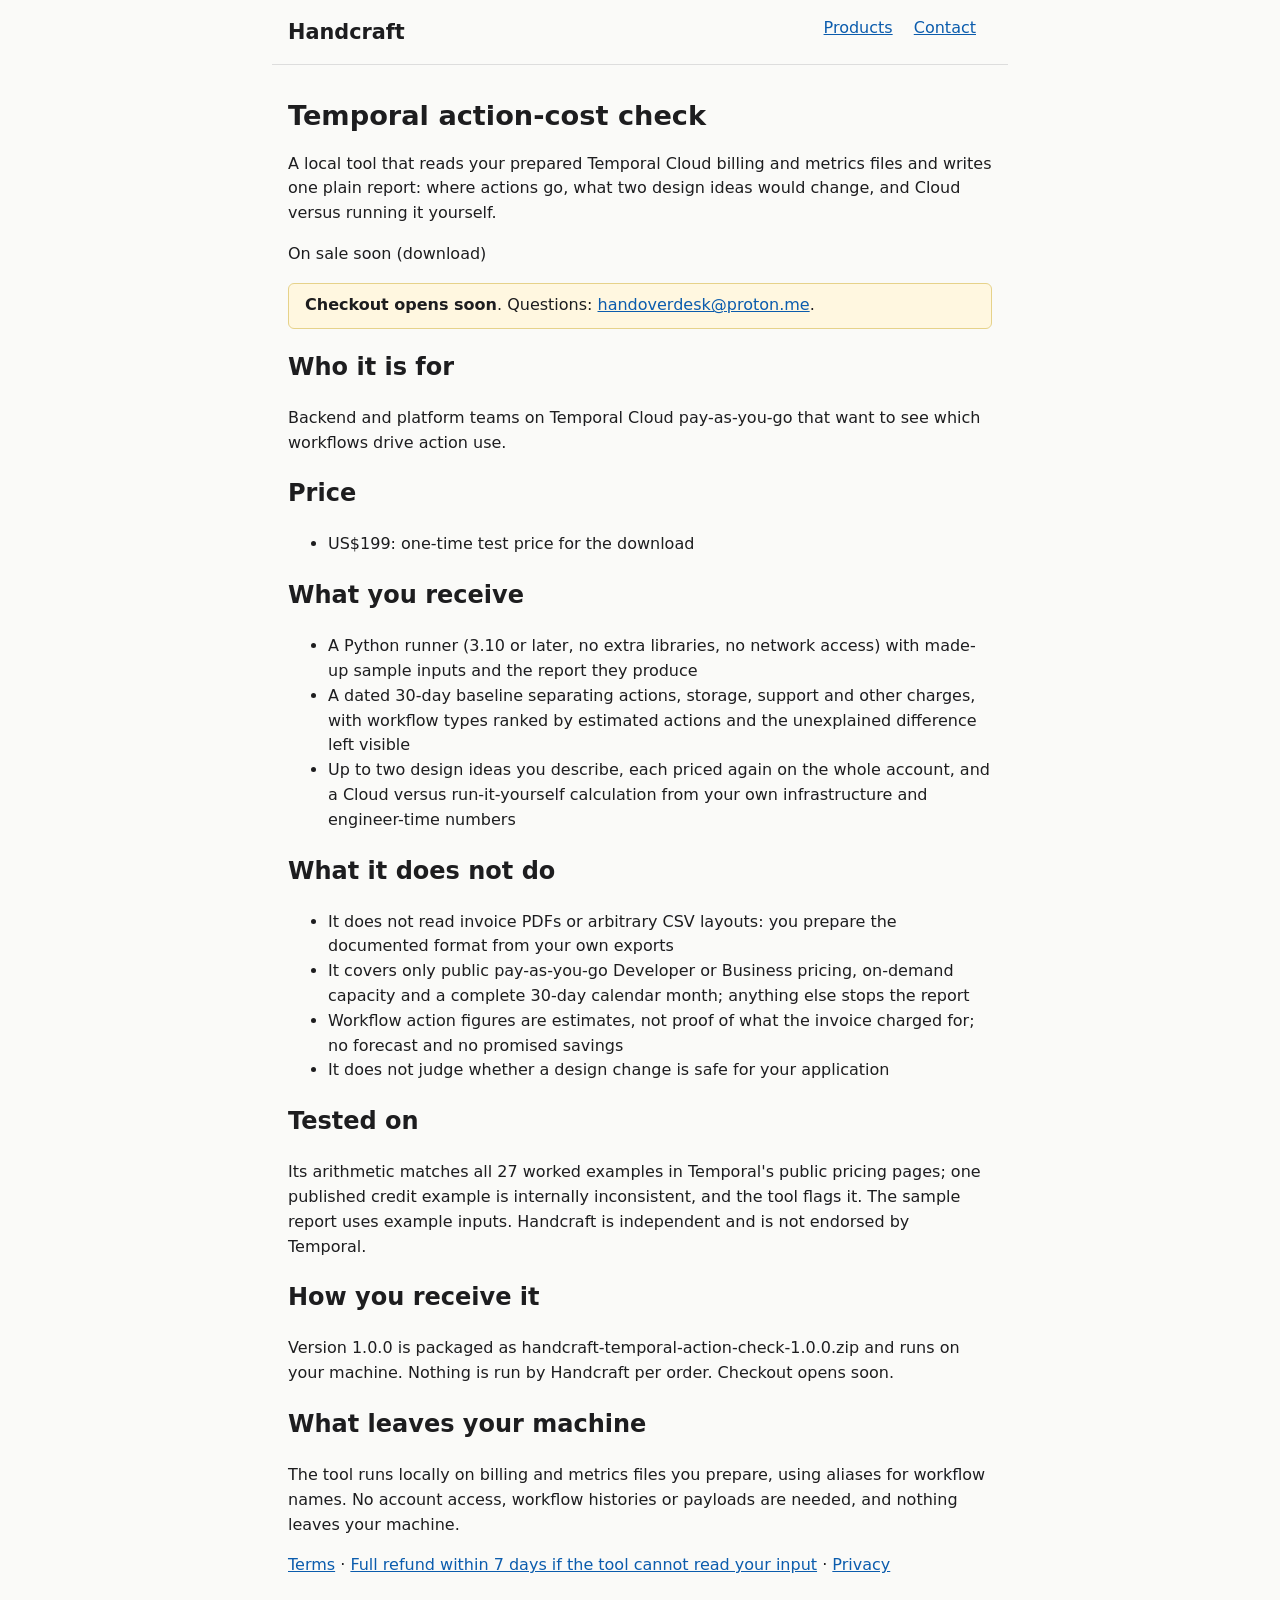
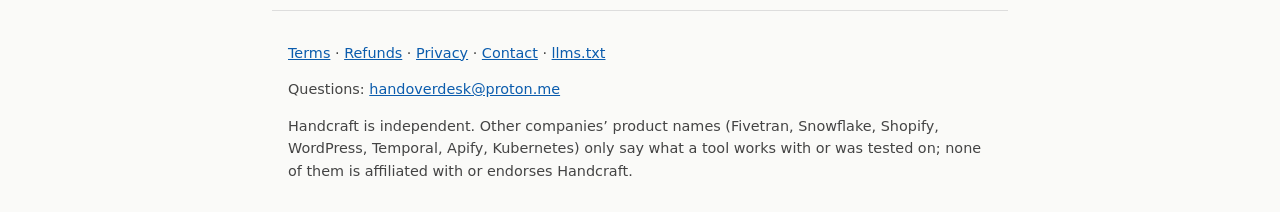
<file: products/temporal-action-cost.html>
<!doctype html>
<html lang="en">
<head>
<meta charset="utf-8">
<meta name="viewport" content="width=device-width, initial-scale=1">
<title>Temporal action-cost check - Handcraft</title>
<meta name="description" content="A local tool that reads your prepared Temporal Cloud billing and metrics files and writes one plain report: where actions go, what two design ideas would change, and Cloud versus running it yourself.">
<link rel="stylesheet" href="../style.css">
</head>
<body>
<header><a class="brand" href="../index.html">Handcraft</a>
<nav><a href="../index.html">Products</a> <a href="../contact.html">Contact</a></nav></header>
<main>
<h1>Temporal action-cost check</h1>
<p>A local tool that reads your prepared Temporal Cloud billing and metrics files and writes one plain report: where actions go, what two design ideas would change, and Cloud versus running it yourself.</p>
<p>On sale soon (download)</p>
<p class="note"><strong>Checkout opens soon</strong>. Questions: <a href="mailto:handoverdesk@proton.me">handoverdesk@proton.me</a>.</p>
<h2>Who it is for</h2>
<p>Backend and platform teams on Temporal Cloud pay-as-you-go that want to see which workflows drive action use.</p>
<h2>Price</h2>
<ul><li>US$199: one-time test price for the download</li></ul>
<h2>What you receive</h2>
<ul><li>A Python runner (3.10 or later, no extra libraries, no network access) with made-up sample inputs and the report they produce</li><li>A dated 30-day baseline separating actions, storage, support and other charges, with workflow types ranked by estimated actions and the unexplained difference left visible</li><li>Up to two design ideas you describe, each priced again on the whole account, and a Cloud versus run-it-yourself calculation from your own infrastructure and engineer-time numbers</li></ul>
<h2>What it does not do</h2>
<ul><li>It does not read invoice PDFs or arbitrary CSV layouts: you prepare the documented format from your own exports</li><li>It covers only public pay-as-you-go Developer or Business pricing, on-demand capacity and a complete 30-day calendar month; anything else stops the report</li><li>Workflow action figures are estimates, not proof of what the invoice charged for; no forecast and no promised savings</li><li>It does not judge whether a design change is safe for your application</li></ul>
<h2>Tested on</h2>
<p>Its arithmetic matches all 27 worked examples in Temporal&#x27;s public pricing pages; one published credit example is internally inconsistent, and the tool flags it. The sample report uses example inputs. Handcraft is independent and is not endorsed by Temporal.</p>
<h2>How you receive it</h2>
<p>Version 1.0.0 is packaged as handcraft-temporal-action-check-1.0.0.zip and runs on your machine. Nothing is run by Handcraft per order. Checkout opens soon.</p>
<h2>What leaves your machine</h2>
<p>The tool runs locally on billing and metrics files you prepare, using aliases for workflow names. No account access, workflow histories or payloads are needed, and nothing leaves your machine.</p>
<p><a href="../terms.html">Terms</a> · <a href="../refunds.html">Full refund within 7 days if the tool cannot read your input</a> · <a href="../privacy.html">Privacy</a></p>
</main>
<footer><p><a href="../terms.html">Terms</a> · <a href="../refunds.html">Refunds</a> · <a href="../privacy.html">Privacy</a> · <a href="../contact.html">Contact</a> · <a href="../llms.txt">llms.txt</a></p>
<p>Questions: <a href="mailto:handoverdesk@proton.me">handoverdesk@proton.me</a></p>
<p>Handcraft is independent. Other companies’ product names (Fivetran, Snowflake, Shopify, WordPress, Temporal, Apify, Kubernetes) only say what a tool works with or was tested on; none of them is affiliated with or endorses Handcraft.</p></footer>
</body>
</html>
</file>
<file: style.css>
body{font-family:system-ui,-apple-system,"Segoe UI",sans-serif;line-height:1.55;margin:0;color:#1d1d1f;background:#fafaf8}
header,footer,main{max-width:44rem;margin:0 auto;padding:1rem}
header{display:flex;flex-wrap:wrap;justify-content:space-between;gap:.5rem;border-bottom:1px solid #ddd}
.brand{font-weight:700;font-size:1.3rem;text-decoration:none;color:inherit}
nav a{margin-right:1rem}
a{color:#0b5cad}
h1{font-size:1.7rem;line-height:1.25}
.card{border:1px solid #ddd;border-radius:6px;padding:.8rem 1rem;margin:1rem 0;background:#fff}
.card h2{margin:.1rem 0;font-size:1.15rem}
.tag{display:inline-block;font-size:.8rem;border:1px solid #999;border-radius:3px;padding:0 .4rem;color:#444}
.note{background:#fff7e0;border:1px solid #e6d28a;border-radius:6px;padding:.6rem 1rem}
footer{border-top:1px solid #ddd;font-size:.9rem;color:#444}
</file>
